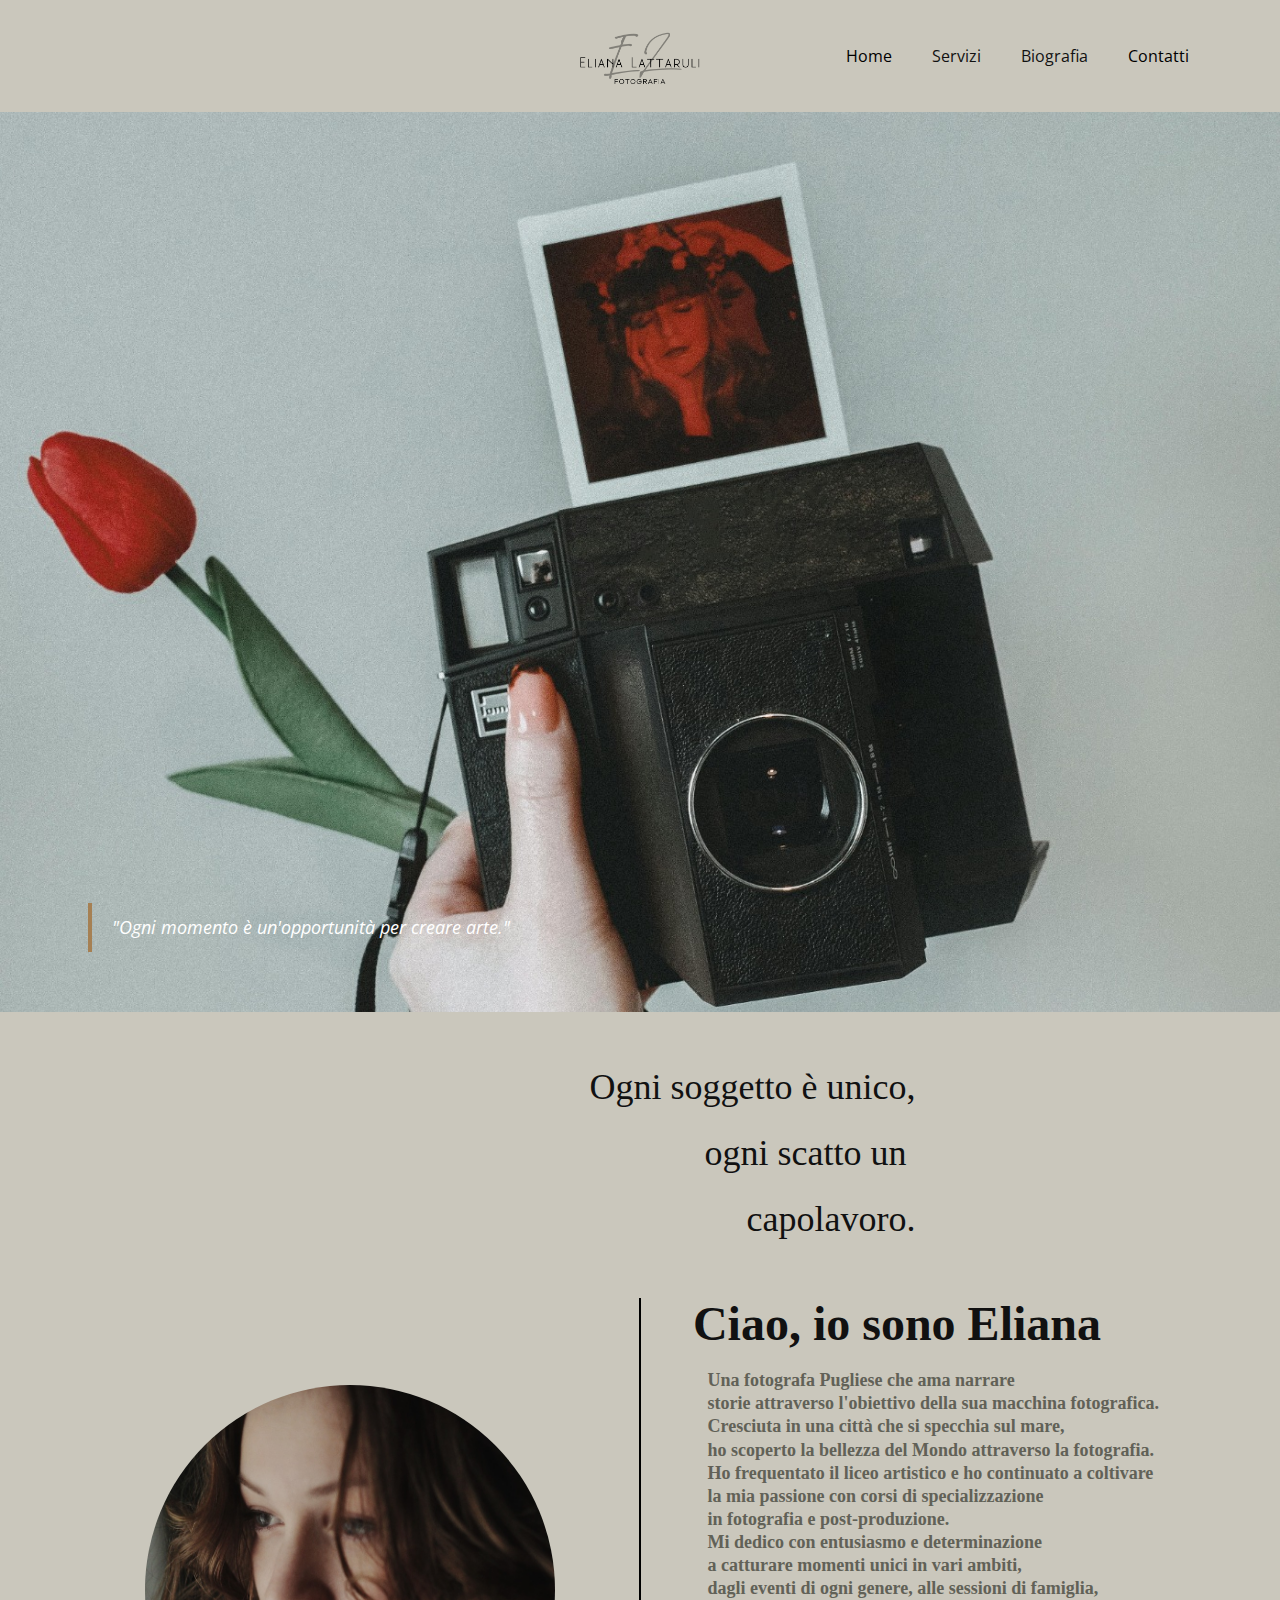
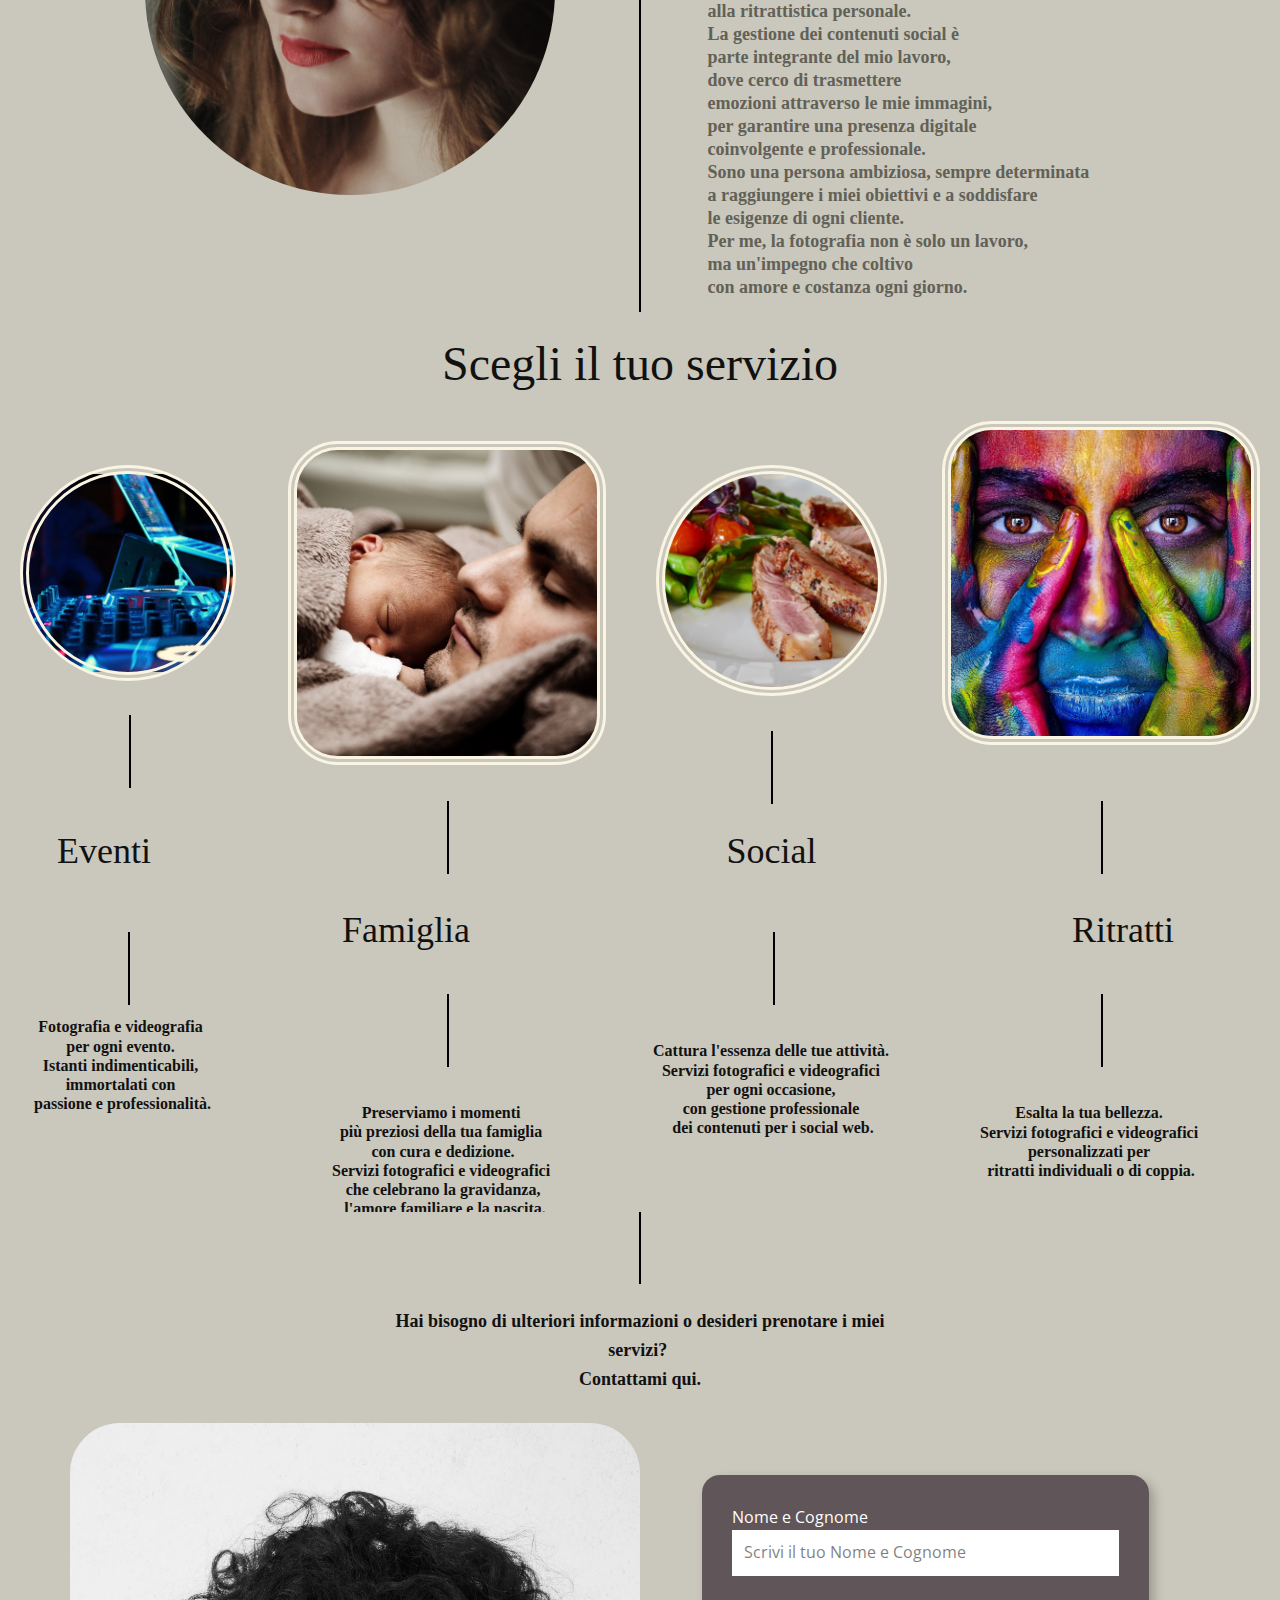
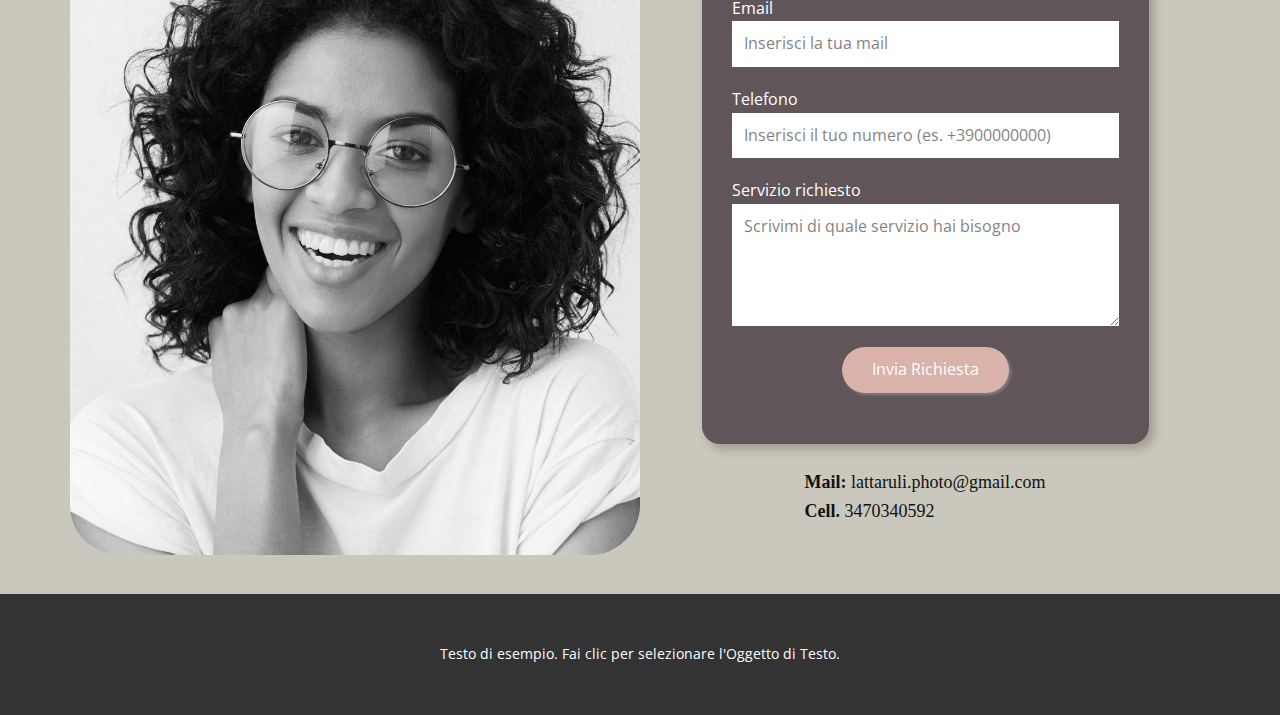
<file: aaaa/index.html>
<html xmlns="http://www.w3.org/1999/xhtml" lang="en">

<head>
	<meta http-equiv="Content-Type" content="text/html; charset=utf-8" />
	<meta name="description" content="HTTrack is an easy-to-use website mirror utility. It allows you to download a World Wide website from the Internet to a local directory,building recursively all structures, getting html, images, and other files from the server to your computer. Links are rebuiltrelatively so that you can freely browse to the local site (works with any browser). You can mirror several sites together so that you can jump from one toanother. You can, also, update an existing mirror site, or resume an interrupted download. The robot is fully configurable, with an integrated help" />
	<meta name="keywords" content="httrack, HTTRACK, HTTrack, winhttrack, WINHTTRACK, WinHTTrack, offline browser, web mirror utility, aspirateur web, surf offline, web capture, www mirror utility, browse offline, local  site builder, website mirroring, aspirateur www, internet grabber, capture de site web, internet tool, hors connexion, unix, dos, windows 95, windows 98, solaris, ibm580, AIX 4.0, HTS, HTGet, web aspirator, web aspirateur, libre, GPL, GNU, free software" />
	<title>Local index - HTTrack Website Copier</title>
  <!-- Mirror and index made by HTTrack Website Copier/3.49-2 [XR&CO'2014] -->
	<style type="text/css">
	<!--

body {
	margin: 0;  padding: 0;  margin-bottom: 15px;  margin-top: 8px;
	background: #77b;
}
body, td {
	font: 14px "Trebuchet MS", Verdana, Arial, Helvetica, sans-serif;
	}

#subTitle {
	background: #000;  color: #fff;  padding: 4px;  font-weight: bold; 
	}

#siteNavigation a, #siteNavigation .current {
	font-weight: bold;  color: #448;
	}
#siteNavigation a:link    { text-decoration: none; }
#siteNavigation a:visited { text-decoration: none; }

#siteNavigation .current { background-color: #ccd; }

#siteNavigation a:hover   { text-decoration: none;  background-color: #fff;  color: #000; }
#siteNavigation a:active  { text-decoration: none;  background-color: #ccc; }


a:link    { text-decoration: underline;  color: #00f; }
a:visited { text-decoration: underline;  color: #000; }
a:hover   { text-decoration: underline;  color: #c00; }
a:active  { text-decoration: underline; }

#pageContent {
	clear: both;
	border-bottom: 6px solid #000;
	padding: 10px;  padding-top: 20px;
	line-height: 1.65em;
	background-image: url(backblue.gif);
	background-repeat: no-repeat;
	background-position: top right;
	}

#pageContent, #siteNavigation {
	background-color: #ccd;
	}


.imgLeft  { float: left;   margin-right: 10px;  margin-bottom: 10px; }
.imgRight { float: right;  margin-left: 10px;   margin-bottom: 10px; }

hr { height: 1px;  color: #000;  background-color: #000;  margin-bottom: 15px; }

h1 { margin: 0;  font-weight: bold;  font-size: 2em; }
h2 { margin: 0;  font-weight: bold;  font-size: 1.6em; }
h3 { margin: 0;  font-weight: bold;  font-size: 1.3em; }
h4 { margin: 0;  font-weight: bold;  font-size: 1.18em; }

.blak { background-color: #000; }
.hide { display: none; }
.tableWidth { min-width: 400px; }

.tblRegular       { border-collapse: collapse; }
.tblRegular td    { padding: 6px;  background-image: url(fade.gif);  border: 2px solid #99c; }
.tblHeaderColor, .tblHeaderColor td { background: #99c; }
.tblNoBorder td   { border: 0; }


// -->
</style>

</head>

<table width="76%" border="0" align="center" cellspacing="0" cellpadding="3" class="tableWidth">
	<tr>
	<td id="subTitle">HTTrack Website Copier - Open Source offline browser</td>
	</tr>
</table>
<table width="76%" border="0" align="center" cellspacing="0" cellpadding="0" class="tableWidth">
<tr class="blak">
<td>
	<table width="100%" border="0" align="center" cellspacing="1" cellpadding="0">
	<tr>
	<td colspan="6"> 
		<table width="100%" border="0" align="center" cellspacing="0" cellpadding="10">
		<tr> 
		<td id="pageContent"> 
<!-- ==================== End prologue ==================== -->

	<meta name="generator" content="HTTrack Website Copier/3.x">
	<TITLE>Local index - HTTrack</TITLE>
</HEAD>
<BODY>
<H1 ALIGN=Center>Index of locally available sites:</H1>
	<TABLE BORDER="0" WIDTH="100%" CELLSPACING="1" CELLPADDING="0">
		<TR>
			<TD BACKGROUND="fade.gif">
				&middot;
					<A HREF="website6237582.nicepage.io/index.html">
						Home
					</A>		
			</TD>
		</TR>
	</TABLE>
	<BR>
	<BR>
	<BR>
  	<H6 ALIGN="RIGHT">
	<I>Mirror and index made by HTTrack Website Copier [XR&amp;CO'2008]</I>
	</H6>
	<!-- Mirror and index made by HTTrack Website Copier/3.49-2 [XR&CO'2014] -->
	<!-- Thanks for using HTTrack Website Copier! -->
	<meta HTTP-EQUIV="Refresh" CONTENT="0; URL=website6237582.nicepage.io/index.html">


<!-- ==================== Start epilogue ==================== -->
		</td>
		</tr>
		</table>
	</td>
	</tr>
	</table>
</td>
</tr>
</table>

<table width="76%" border="0" align="center" valign="bottom" cellspacing="0" cellpadding="0">
	<tr>
	<td id="footer"><small>&copy; 2008 Xavier Roche & other contributors - Web Design: Leto Kauler.</small></td>
	</tr>
</table>

</body>

</html>
</file>
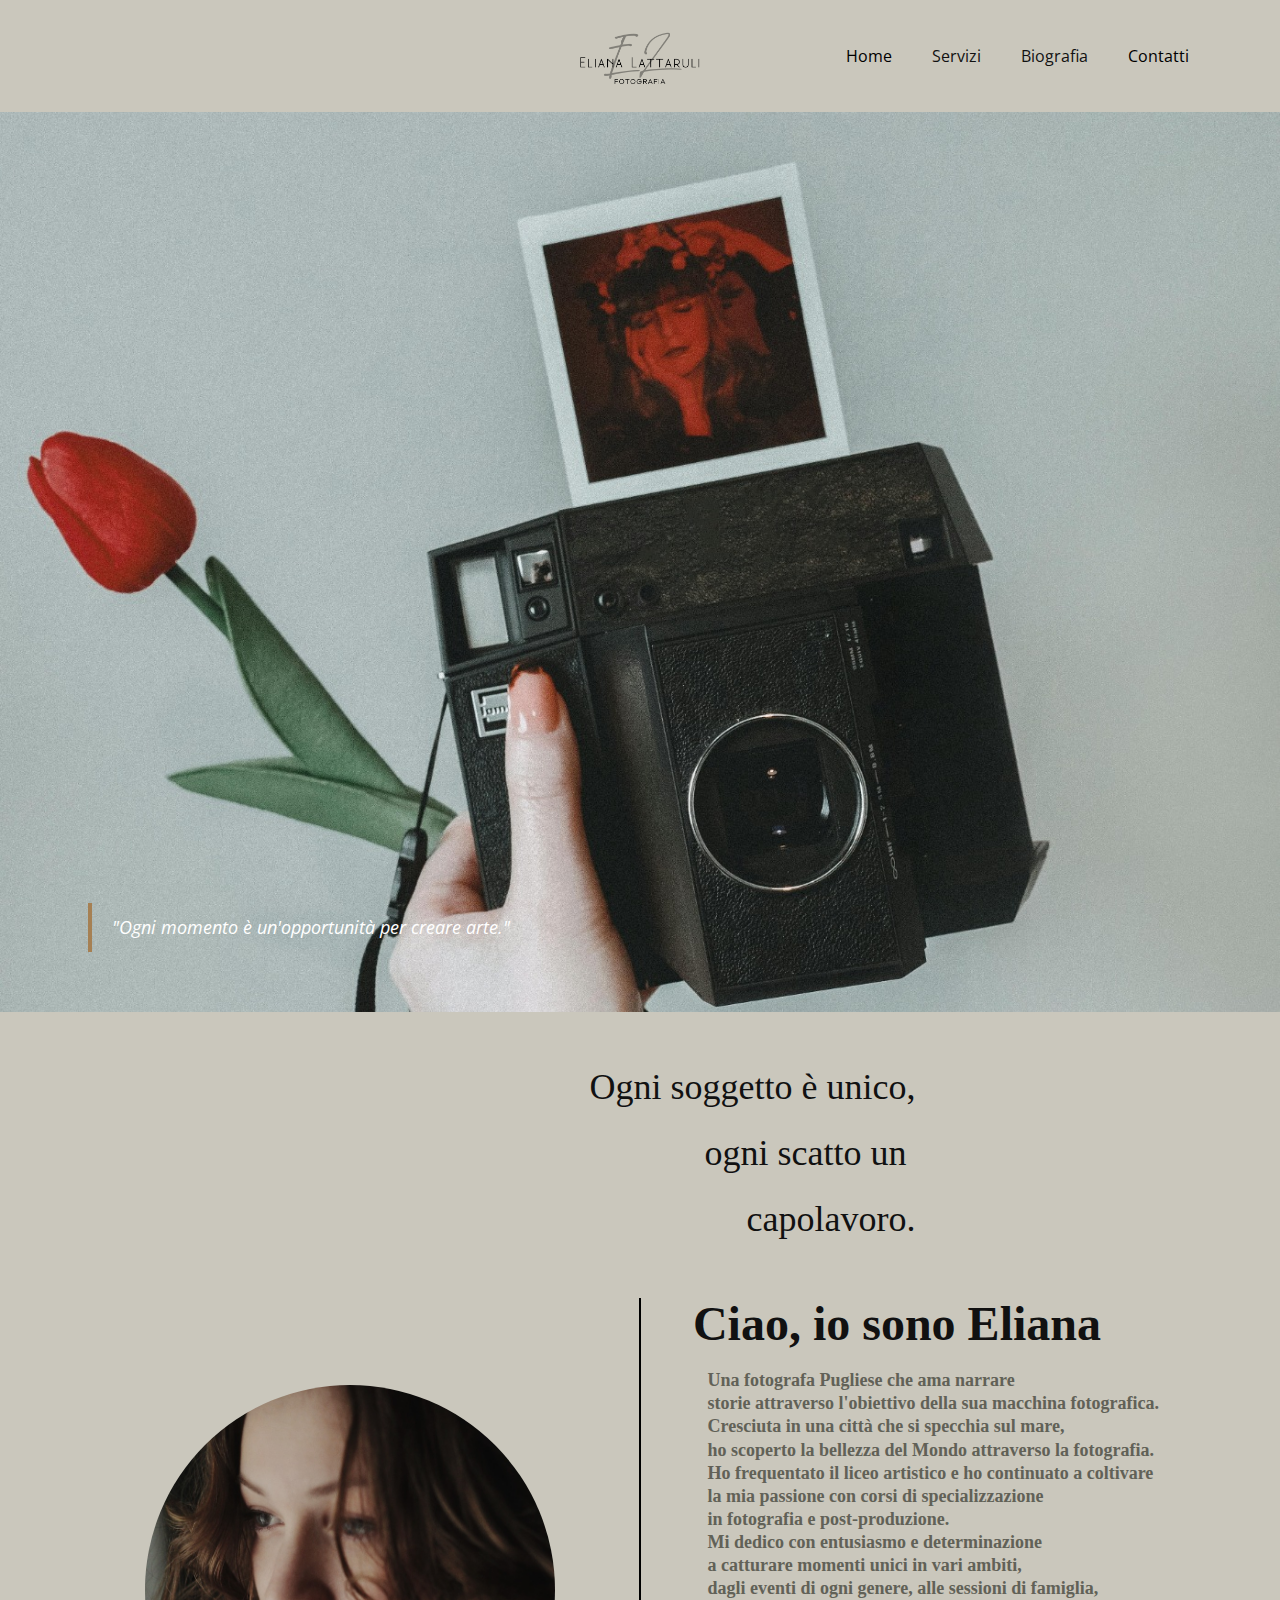
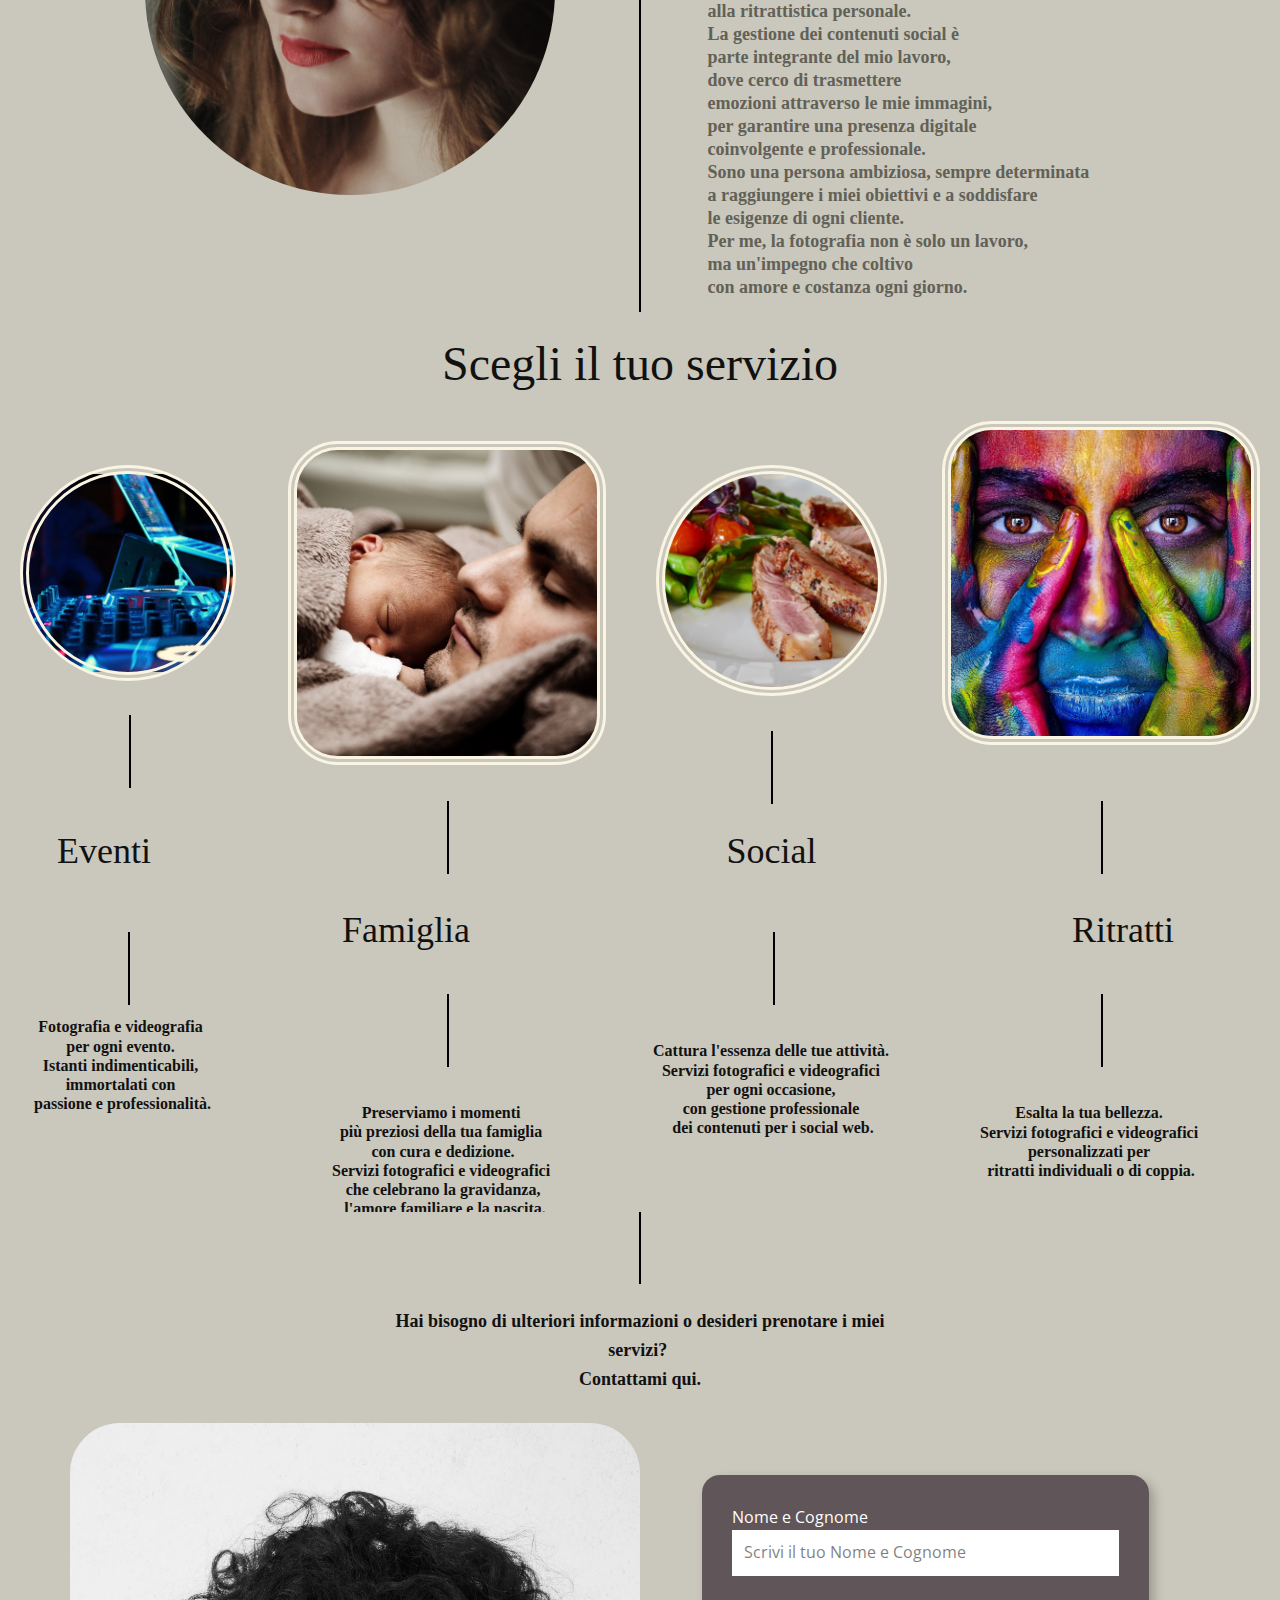
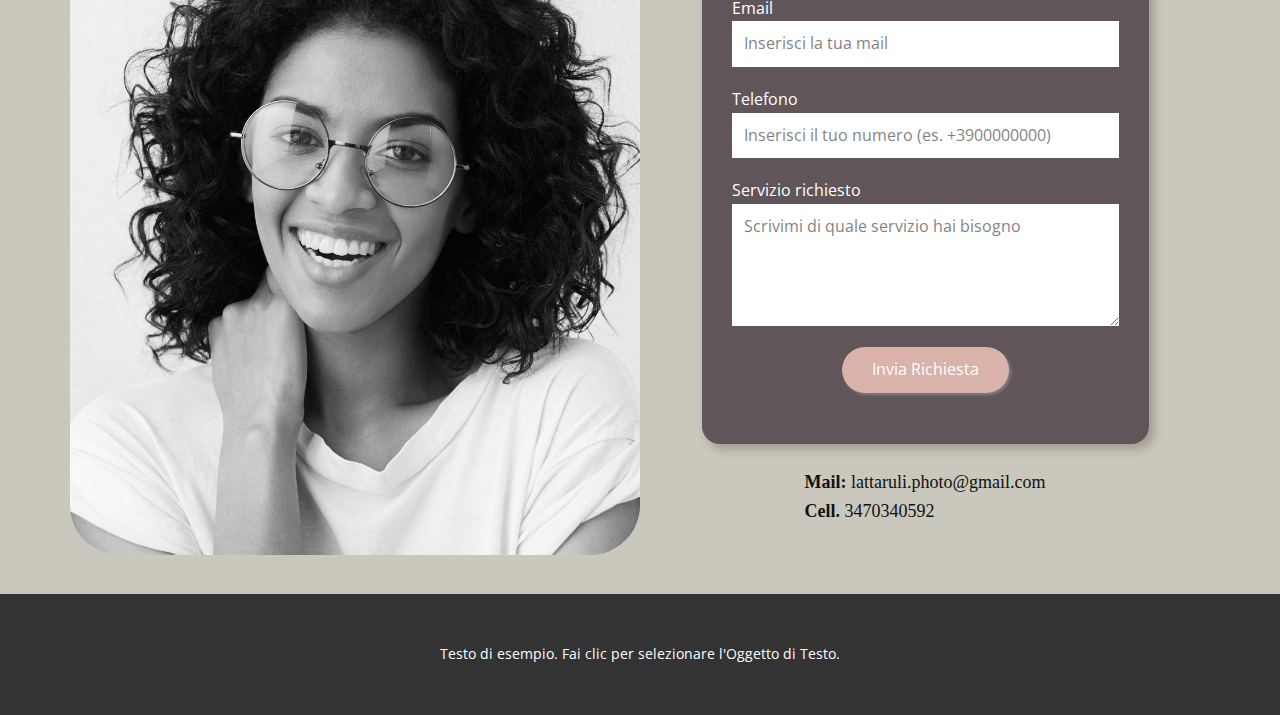
<file: aaaa/website6237582.nicepage.io/index.html>
<!DOCTYPE html>
<html style="font-size: 16px;" lang="it">
<!-- Mirrored from website6237582.nicepage.io/ by HTTrack Website Copier/3.x [XR&CO'2014], Mon, 22 Apr 2024 18:30:55 GMT -->
<head>
    <meta name="viewport" content="width=device-width, initial-scale=1.0">
    <meta charset="utf-8">
    <meta name="keywords" content="Frase da scegliere​, Chi sono​, Biografia​, Scegli il tuo servizio​">
    <meta name="description" content="">
    <title>Home</title>
    <link rel="stylesheet" href="../capp.nicepage.com/d114f428bfaaeaa714a5b288adc02c82ccd03c41/nicepage.css" media="screen">
<link rel="stylesheet" href="nicepage-site.css" media="screen">
<link rel="stylesheet" href="Home.css" media="screen">
    <script class="u-script" type="text/javascript" src="../capp.nicepage.com/assets/jquery-3.5.1.min.js" defer=""></script>
    <script class="u-script" type="text/javascript" src="../capp.nicepage.com/d114f428bfaaeaa714a5b288adc02c82ccd03c41/nicepage.js" defer=""></script>
    <meta name="generator" content="Nicepage 6.8.8, nicepage.com">
    <meta name="referrer" content="origin">
    
    <link id="u-theme-google-font" rel="stylesheet" href="https://fonts.googleapis.com/css?family=Roboto:100,100i,300,300i,400,400i,500,500i,700,700i,900,900i|Open+Sans:300,300i,400,400i,500,500i,600,600i,700,700i,800,800i">
    
    
    
    
    
    
    <script type="application/ld+json">{
		"@context": "http://schema.org",
		"@type": "Organization",
		"name": "WebSite6237582",
		"url": "/",
		"logo": "https://assets.nicepagecdn.com/c162bf5e/6237582/images/NewlogoB.png"
}</script>
    <meta name="theme-color" content="#a68053">
    <meta property="og:title" content="Home">
    <meta property="og:description" content="">
    <meta property="og:type" content="website">
    <link rel="canonical" href="index.html">
  <script>
    function gdprConfirmed() {
        return true;
    }
    function dynamicLoadScript(src) {
        var script = document.createElement('script');
        script.src = src && typeof src === 'string' ? src : 'https://www.google.com/recaptcha/api.js?render=6LfdpcMpAAAAAIlsK5KtlscHTKXv36d6LyL-zUpG';
        script.async = true;
        document.body.appendChild(script);
        script.onload = function() {
            let event = new CustomEvent("recaptchaLoaded");
            document.dispatchEvent(event);
        };
    }
    document.addEventListener('DOMContentLoaded', function () {
        var confirmButton = document.querySelector('.u-cookies-consent .u-button-confirm');
        if (confirmButton) {
            confirmButton.onclick = dynamicLoadScript;
        }
    });
    </script>
    <script>
        document.addEventListener("DOMContentLoaded", function(){
            if (!gdprConfirmed()) {
                return;
            }
            dynamicLoadScript();
        });
    </script>
    <script>
        document.addEventListener("recaptchaLoaded", function() {
            if (!gdprConfirmed()) {
                return;
            }
            (function (grecaptcha, sitekey, actions) {
                var recaptcha = {
                    execute: function (action, submitFormCb) {
                        try {
                            grecaptcha.execute(
                                sitekey,
                                {action: action}
                            ).then(function (token) {
                                var forms = document.getElementsByTagName('form');

                                for (var i = 0; i < forms.length; i++) {
                                    var fields = forms[i].getElementsByTagName('input');

                                    for (var j = 0; j < fields.length; j++) {
                                        var field = fields[j];

                                        if ('recaptchaResponse' === field.getAttribute('name')) {
                                            field.setAttribute('value', token);
                                            break;
                                        }
                                    }
                                }
                                submitFormCb();
                            });
                        } catch (e) {
                            var formError = document.querySelector('.u-form-send-error');

                            if (formError) {
                                formError.innerText = 'Errore per il proprietario del sito: ' + e.message.replace(/:[\s\S]*/, '');
                                formError.style.display = 'block';
                            }
                        }
                    },

                    executeContact: function (submitFormCb) {
                        recaptcha.execute(actions['contact'], submitFormCb);
                    }
                };

                window.recaptchaObject = recaptcha;
            })(
                grecaptcha,
                
                '6LfdpcMpAAAAAIlsK5KtlscHTKXv36d6LyL-zUpG',
                {'contact': 'contact'}
            );
        });
    </script>
</head>
  <body data-home-page="https://website6237582.nicepage.io/Home.html?version=a1012280-c15d-57b4-f062-bb3b49eb34c6" data-home-page-title="Home" data-path-to-root="/" data-include-products="false" class="u-body u-xl-mode" data-lang="it"><header class="u-clearfix u-custom-color-11 u-header u-header" id="sec-e6a2"><div class="u-clearfix u-sheet u-sheet-1">
        <a href="#" class="u-image u-logo u-image-1" data-image-width="1000" data-image-height="800">
          <img src="../assets.nicepagecdn.com/c162bf5e/6237582/images/NewlogoB.png" class="u-logo-image u-logo-image-1">
        </a>
        <nav class="u-menu u-menu-one-level u-offcanvas u-menu-1">
          <div class="menu-collapse" style="font-size: 1rem; letter-spacing: 0px;">
            <a class="u-button-style u-custom-left-right-menu-spacing u-custom-padding-bottom u-custom-text-active-color u-custom-text-color u-custom-text-hover-color u-custom-top-bottom-menu-spacing u-nav-link u-text-active-palette-1-base u-text-hover-palette-2-base" href="#">
              <svg class="u-svg-link" viewBox="0 0 24 24"><use xlink:href="#menu-hamburger"></use></svg>
              <svg class="u-svg-content" version="1.1" id="menu-hamburger" viewBox="0 0 16 16" x="0px" y="0px" xmlns:xlink="http://www.w3.org/1999/xlink" xmlns="http://www.w3.org/2000/svg"><g><rect y="1" width="16" height="2"></rect><rect y="7" width="16" height="2"></rect><rect y="13" width="16" height="2"></rect>
</g></svg>
            </a>
          </div>
          <div class="u-custom-menu u-nav-container">
            <ul class="u-nav u-unstyled u-nav-1"><li class="u-nav-item"><a class="u-button-style u-nav-link u-text-active-black u-text-hover-palette-2-base" href="index.html" style="padding: 10px 20px;">Home</a>
</li><li class="u-nav-item"><a class="u-button-style u-nav-link u-text-active-black u-text-hover-palette-2-base" href="index.html#sec-d42a" style="padding: 10px 20px;">Servizi</a>
</li><li class="u-nav-item"><a class="u-button-style u-nav-link u-text-active-black u-text-hover-palette-2-base" href="index.html#bioAnchor" style="padding: 10px 20px;">Biografia</a>
</li><li class="u-nav-item"><a class="u-button-style u-nav-link u-text-active-black u-text-hover-palette-2-base" href="index.html#carousel_a34b" style="padding: 10px 20px;">Contatti</a>
</li></ul>
          </div>
          <div class="u-custom-menu u-nav-container-collapse">
            <div class="u-black u-container-style u-inner-container-layout u-opacity u-opacity-95 u-sidenav">
              <div class="u-inner-container-layout u-sidenav-overflow">
                <div class="u-menu-close"></div>
                <ul class="u-align-center u-nav u-popupmenu-items u-unstyled u-nav-2"><li class="u-nav-item"><a class="u-button-style u-nav-link" href="index.html">Home</a>
</li><li class="u-nav-item"><a class="u-button-style u-nav-link" href="index.html#sec-d42a">Servizi</a>
</li><li class="u-nav-item"><a class="u-button-style u-nav-link" href="index.html#bioAnchor">Biografia</a>
</li><li class="u-nav-item"><a class="u-button-style u-nav-link" href="index.html#carousel_a34b">Contatti</a>
</li></ul>
              </div>
            </div>
            <div class="u-black u-menu-overlay u-opacity u-opacity-70"></div>
          </div>
        </nav>
      </div></header>
    <section class="u-clearfix u-custom-color-4 u-image u-section-1" id="sec-0cab" data-image-width="1396" data-image-height="1920">
      <div class="u-clearfix u-sheet u-sheet-1">
        <div class="u-border-2 u-border-black u-line u-line-vertical u-line-1"></div>
        <img class="u-image u-image-contain u-image-default u-preserve-proportions u-image-1" src="../assets.nicepagecdn.com/c162bf5e/6237582/images/instagram_logo_icon_181283.png" alt="" data-image-width="512" data-image-height="512" data-href="https://www.instagram.com/eliana_lattaruli_fotografia/reels/?hl=it" data-target="_blank">
        <div class="u-social-icons u-spacing-10 u-social-icons-1">
          <a class="u-social-url" title="facebook" target="_blank" href="https://www.facebook.com/elianalattaruli.fotografia"><span class="u-icon u-social-facebook u-social-icon u-text-black u-icon-1"><svg class="u-svg-link" preserveAspectRatio="xMidYMin slice" viewBox="0 0 112 112" style=""><use xlink:href="#svg-7910"></use></svg><svg class="u-svg-content" viewBox="0 0 112 112" x="0" y="0" id="svg-7910"><path fill="currentColor" d="M75.5,28.8H65.4c-1.5,0-4,0.9-4,4.3v9.4h13.9l-1.5,15.8H61.4v45.1H42.8V58.3h-8.8V42.4h8.8V32.2
c0-7.4,3.4-18.8,18.8-18.8h13.8v15.4H75.5z"></path></svg></span>
          </a>
        </div><span class="u-file-icon u-icon u-icon-2"><img src="../assets.nicepagecdn.com/c162bf5e/6237582/images/tik-tok.png" alt=""></span>
        <blockquote class="u-text u-text-default u-text-1">"Ogni momento è un'opportunità per creare arte." </blockquote>
      </div>
    </section>
    <section class="u-clearfix u-custom-color-10 u-section-2" id="bioAnchor">
      <div class="u-clearfix u-sheet u-sheet-1">
        <div class="u-absolute-hcenter-lg u-absolute-hcenter-md u-absolute-hcenter-sm u-absolute-hcenter-xl u-border-2 u-border-black u-hidden-xs u-line u-line-vertical u-line-1"></div>
        <h1 class="u-align-right u-custom-font u-text u-text-1">Ogni soggetto è unico,<br>&nbsp;ogni scatto&nbsp;un&nbsp;<br>capolavoro. 
        </h1>
        <h2 class="u-custom-font u-text u-text-default u-text-2">Ciao, io sono E​liana </h2>
        <h2 class="u-custom-font u-text u-text-default-xl u-text-palette-2-base u-text-3"> Una fotografa Pugliese che ama narrare&nbsp;<br>storie attraverso l'obiettivo della sua macchina fotografica.<br>Cresciuta in una città che si specchia sul mare,&nbsp;<br>ho scoperto la bellezza del Mondo attraverso la fotografia.&nbsp;<br>Ho frequentato il liceo artistico e ho continuato a coltivare&nbsp;<br>la mia passione con corsi&nbsp;di specializzazione&nbsp;<br>in&nbsp;fotografia e post-produzione.<br>Mi dedico con entusiasmo e determinazione<br>a catturare momenti unici in vari ambiti,&nbsp;<br>dagli eventi di ogni genere, alle sessioni di famiglia,&nbsp;<br>alla ritrattistica personale.<br>La gestione dei contenuti social è&nbsp;<br>parte integrante del mio lavoro,&nbsp;<br>dove cerco di trasmettere&nbsp;<br>emozioni&nbsp;attraverso le mie immagini,&nbsp;<br>per garantire una presenza digitale&nbsp;<br>coinvolgente e professionale.<br>Sono una persona ambiziosa, sempre determinata&nbsp;<br>a raggiungere i miei obiettivi e a soddisfare&nbsp;<br>le esigenze di ogni cliente.<br>Per me, la fotografia non è solo un lavoro,&nbsp;<br>ma un'impegno che coltivo&nbsp;<br>con amore e costanza ogni giorno.<br>
        </h2>
        <div class="u-image u-image-circle u-image-1" alt="" data-image-width="853" data-image-height="1280"></div>
      </div>
    </section>
    <section class="u-clearfix u-custom-color-10 u-section-3" id="sec-d42a">
      <div class="u-clearfix u-sheet u-sheet-1">
        <div class="u-border-2 u-border-black u-hidden-lg u-hidden-xs u-line u-line-vertical u-line-1"></div>
        <div class="u-border-2 u-border-black u-hidden-lg u-hidden-xs u-line u-line-vertical u-line-2"></div>
        <div class="u-border-2 u-border-black u-hidden-lg u-hidden-xs u-line u-line-vertical u-line-3"></div>
        <div class="u-border-2 u-border-black u-hidden-lg u-hidden-xs u-line u-line-vertical u-line-4"></div>
        <div class="u-border-2 u-border-black u-hidden-lg u-hidden-xs u-line u-line-vertical u-line-5"></div>
        <div class="u-border-2 u-border-black u-hidden-lg u-hidden-xs u-line u-line-vertical u-line-6"></div>
        <div class="u-border-2 u-border-black u-hidden-lg u-hidden-xs u-line u-line-vertical u-line-7"></div>
        <div class="u-border-2 u-border-black u-hidden-lg u-hidden-xs u-line u-line-vertical u-line-8"></div>
        <h1 class="u-custom-font u-text u-text-default u-text-1">Scegli il tuo servizio </h1>
        <img class="u-border-9 u-border-custom-color-8 u-image u-image-round u-preserve-proportions u-radius u-image-1" src="../assets.nicepagecdn.com/c162bf5e/6237582/images/8617a642f50cab32cf01a0d6ff20241e6a786b5ea32faba463d790b056443e51927f394bee87748567a85974f19aed61603eab6f744d34da0bbe76_1280.jpg" alt="" data-image-width="1280" data-image-height="1280" data-href="Famiglia.html">
        <img class="u-border-9 u-border-custom-color-8 u-image u-image-round u-radius u-image-2" src="../assets.nicepagecdn.com/c162bf5e/6237582/images/ge945e5a12d2daa766cafd89d8eb9d7c28f6e1bb8645eddb9da4ed6ed5283f421a7e1b77dc5cb04469e1247f0269906d6_1280.jpg" alt="" data-image-width="1280" data-image-height="853" data-href="Famiglia.html">
        <img class="u-border-9 u-border-custom-color-8 u-image u-image-circle u-image-3" src="../assets.nicepagecdn.com/c162bf5e/6237582/images/84ade842e7ec6bf1103c568910ef39d8dfe0b1b0501b2518c41e63dd8dc413791ca61e7272234751baa43ca189f441779e25ebb4aa4c88082746d2_1280.jpg" alt="" data-image-width="1280" data-image-height="853" data-href="Contenuti-social.html">
        <div class="u-border-9 u-border-custom-color-8 u-image u-image-circle u-image-4" alt="" data-image-width="1280" data-image-height="853" data-href="Eventi.html"></div>
        <h3 class="u-align-center u-custom-font u-text u-text-2">Social </h3>
        <h3 class="u-custom-font u-text u-text-default-lg u-text-default-md u-text-default-sm u-text-default-xl u-text-3">Event<span style="font-size: 2.25rem;"></span>i 
        </h3>
        <h3 class="u-custom-font u-text u-text-default u-text-4">Famiglia </h3>
        <h3 class="u-custom-font u-text u-text-default u-text-5">Ritratti </h3>
        <h5 class="u-align-center u-custom-font u-hidden-xs u-text u-text-default u-text-6">Fotografia e videografia&nbsp;<br>per ogni evento.&nbsp;<br>Istanti indimenticabili,&nbsp;<br>immortalati con&nbsp;<br>passione e professionalità.
        </h5>
        <h5 class="u-align-center u-custom-font u-hidden-xs u-text u-text-default u-text-7">Cattura l'essenza delle tue attività.&nbsp;<br>Servizi fotografici e videografici&nbsp;<br>per ogni occasione,&nbsp;<br>con gestione professionale&nbsp;<br>dei contenuti per i social web.
        </h5>
        <h5 class="u-align-center u-custom-font u-hidden-xs u-text u-text-default u-text-8">Preserviamo i momenti&nbsp;<br>più preziosi&nbsp;della tua famiglia&nbsp;<br>con cura e dedizione.<br>Servizi fotografici e videografici&nbsp;<br>che celebrano la gravidanza,<br>&nbsp;l'amore familiare e la nascita.
        </h5>
        <h5 class="u-align-center u-custom-font u-hidden-xs u-text u-text-default u-text-9">Esalta la tua bellezza.&nbsp;<br>Servizi fotografici e videografici&nbsp;<br>personalizzati per&nbsp;<br>ritratti individuali o di coppia. 
        </h5>
        <div class="u-border-3 u-border-grey-dark-1 u-hidden-xl u-hidden-xs u-line u-line-horizontal u-line-9"></div>
        <div class="u-border-3 u-border-grey-dark-1 u-hidden-xl u-line u-line-horizontal u-line-10"></div>
        <div class="u-border-3 u-border-grey-dark-1 u-hidden-xl u-hidden-xs u-line u-line-horizontal u-line-11"></div>
        <div class="u-border-3 u-border-grey-dark-1 u-hidden-xl u-hidden-xs u-line u-line-horizontal u-line-12"></div>
        <div class="u-border-3 u-border-grey-dark-1 u-hidden-xl u-hidden-xs u-line u-line-horizontal u-line-13"></div>
        <div class="u-border-3 u-border-grey-dark-1 u-hidden-xl u-hidden-xs u-line u-line-horizontal u-line-14"></div>
        <div class="u-border-3 u-border-grey-dark-1 u-hidden-xl u-hidden-xs u-line u-line-horizontal u-line-15"></div>
        <div class="u-border-3 u-border-grey-dark-1 u-hidden-xl u-hidden-xs u-line u-line-horizontal u-line-16"></div>
      </div>
    </section>
    <section class="u-clearfix u-custom-color-10 u-section-4" id="Contatti">
      <div class="u-clearfix u-sheet u-sheet-1">
        <p class="u-align-center u-custom-font u-text u-text-1">Hai bisogno di ulteriori informazioni o desideri prenotare i miei servizi?&nbsp;<br>Contattami qui. 
        </p>
        <div class="data-layout-selected u-clearfix u-expanded-width u-layout-wrap u-layout-wrap-1">
          <div class="u-layout">
            <div class="u-layout-row">
              <div class="u-container-style u-image u-image-round u-layout-cell u-radius u-size-30 u-image-1" data-image-width="2000" data-image-height="1333">
                <div class="u-container-layout u-valign-middle u-container-layout-1"></div>
              </div>
              <div class="u-container-style u-layout-cell u-size-30 u-layout-cell-2">
                <div class="u-container-layout u-valign-bottom u-container-layout-2">
                  <div class="custom-expanded u-custom-color-2 u-form u-radius u-form-1">
                    <form action="https://forms.nicepagesrv.com/v2/form/process" class="u-clearfix u-form-spacing-20 u-form-vertical u-inner-form" source="email" name="form" style="padding: 30px;">
                      <input type="hidden" id="siteId" name="siteId" value="6237582">
                      <input type="hidden" id="pageId" name="pageId" value="304273183">
                      <div class="u-form-group u-form-name">
                        <label for="name-b064" class="u-label">Nome e Cognome</label>
                        <input type="text" placeholder="Scrivi il tuo Nome e Cognome" id="name-b064" name="name" class="u-border-none u-input u-input-rectangle" required="">
                      </div>
                      <div class="u-form-email u-form-group">
                        <label for="email-b064" class="u-label">Email</label>
                        <input type="email" placeholder="Inserisci la tua mail" id="email-b064" name="email" class="u-border-none u-input u-input-rectangle" required="">
                      </div>
                      <div class="u-form-group u-form-phone u-form-group-3">
                        <label for="phone-86d6" class="u-label">Telefono</label>
                        <input type="tel" pattern="\+?\d{0,3}[\s\(\-]?([0-9]{2,3})[\s\)\-]?([\s\-]?)([0-9]{3})[\s\-]?([0-9]{2})[\s\-]?([0-9]{2})" placeholder="Inserisci il tuo numero (es. +3900000000)" id="phone-86d6" name="phone" class="u-border-none u-input u-input-rectangle" required="">
                      </div>
                      <div class="u-form-group u-form-message">
                        <label for="message-b064" class="u-label">Servizio richiesto</label>
                        <textarea placeholder="Scrivimi di quale servizio hai bisogno" rows="4" cols="50" id="message-b064" name="message" class="u-border-none u-input u-input-rectangle" required=""></textarea>
                      </div>
                      <div class="u-align-center u-form-group u-form-submit">
                        <a href="#" class="u-active-custom-color-2 u-border-none u-btn u-btn-round u-btn-submit u-button-style u-custom-color-1 u-hover-custom-color-1 u-radius u-btn-1">Invia Richiesta </a>
                        <input type="submit" value="submit" class="u-form-control-hidden">
                      </div>
                      <div class="u-form-send-message u-form-send-success"> Thank you! Your message has been sent. </div>
                      <div class="u-form-send-error u-form-send-message"> Unable to send your message. Please fix errors then try again. </div>
                      <input type="hidden" value="" name="recaptchaResponse">
                      <input type="hidden" name="formServices" value="1882a968-609c-9c22-ff3e-f0293d77f720">
                      <input type="hidden" name="siteKey" value="6LfdpcMpAAAAAIlsK5KtlscHTKXv36d6LyL-zUpG">
                    </form>
                  </div>
                  <p class="u-custom-font u-text u-text-default u-text-2">
                    <span style="font-weight: 700;">Mail:</span> lattaruli.photo@gmail.com<br>
                    <span style="font-weight: 700;">Cell. </span>3470340592 
                  </p>
                </div>
              </div>
            </div>
          </div>
        </div>
        <div class="u-absolute-hcenter u-border-2 u-border-black u-line u-line-vertical u-line-1"></div>
      </div>
    </section>
    
    
    
    <footer class="u-align-center u-clearfix u-footer u-grey-80 u-footer" id="sec-ee7e"><div class="u-clearfix u-sheet u-sheet-1">
        <p class="u-small-text u-text u-text-variant u-text-1">Testo di esempio. Fai clic per selezionare l'Oggetto di Testo.</p>
      </div></footer>
  
</body>
<!-- Mirrored from website6237582.nicepage.io/ by HTTrack Website Copier/3.x [XR&CO'2014], Mon, 22 Apr 2024 18:31:03 GMT -->
</html>
</file>
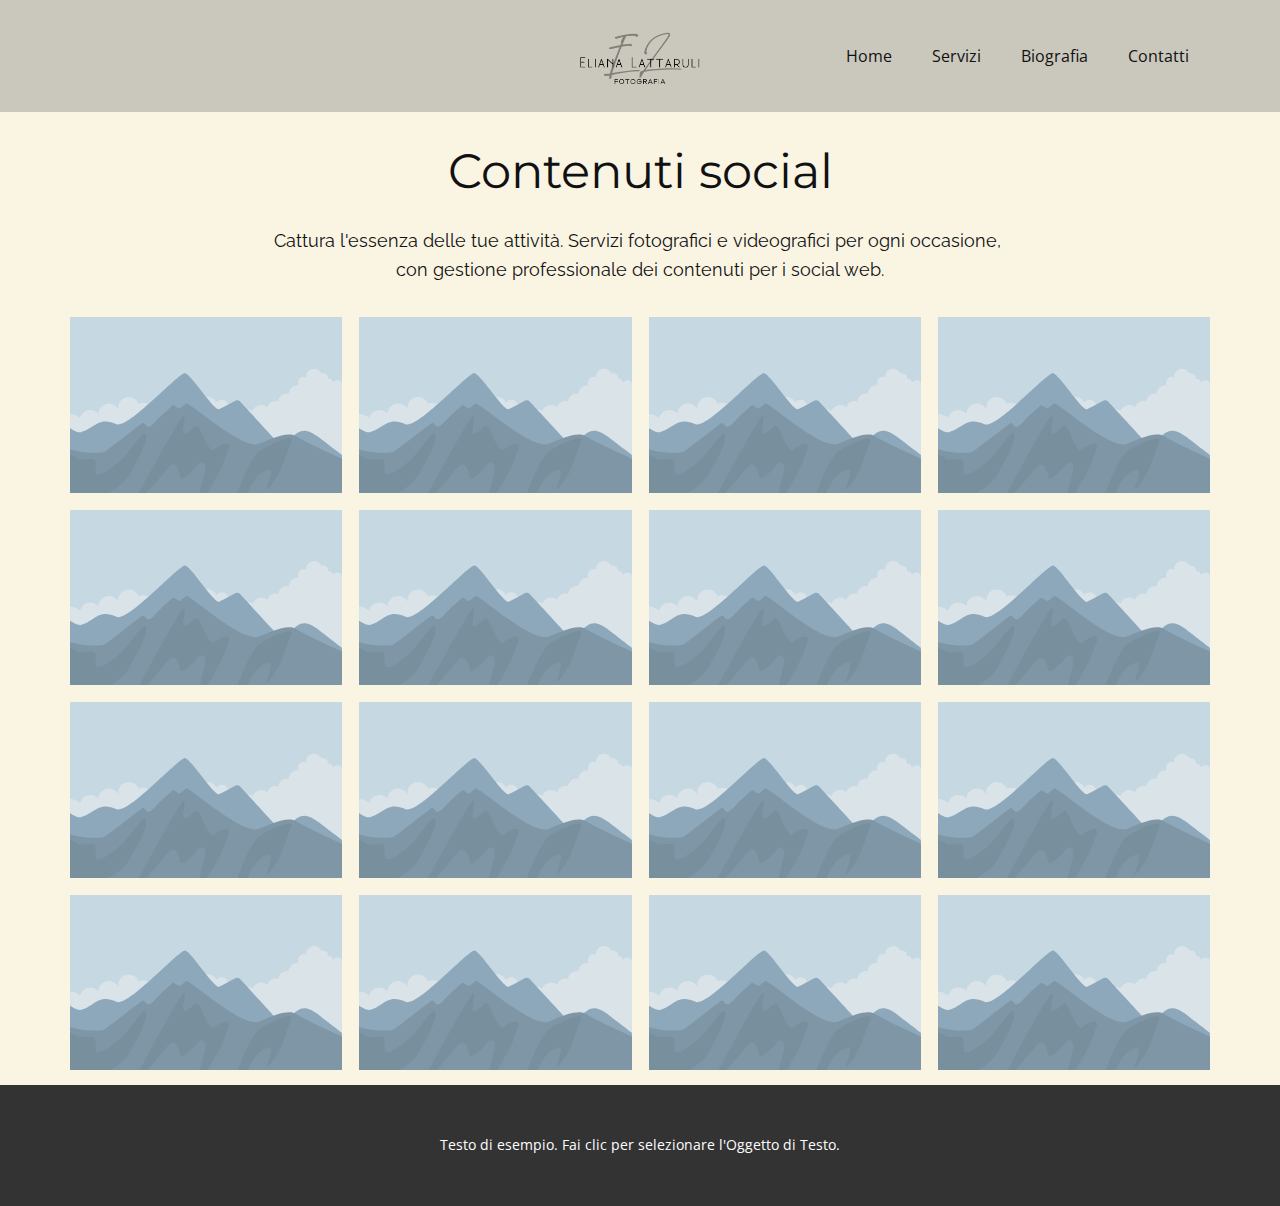
<file: aaaa/website6237582.nicepage.io/Contenuti-social.html>
<!DOCTYPE html>
<html style="font-size: 16px;" lang="it">
<!-- Mirrored from website6237582.nicepage.io/Contenuti-social.html by HTTrack Website Copier/3.x [XR&CO'2014], Mon, 22 Apr 2024 18:31:11 GMT -->
<head>
    <meta name="viewport" content="width=device-width, initial-scale=1.0">
    <meta charset="utf-8">
    <meta name="keywords" content="">
    <meta name="description" content="">
    <title>Contenuti social</title>
    <link rel="stylesheet" href="../capp.nicepage.com/d114f428bfaaeaa714a5b288adc02c82ccd03c41/nicepage.css" media="screen">
<link rel="stylesheet" href="nicepage-site.css" media="screen">
<link rel="stylesheet" href="Contenuti-social.css" media="screen">
    <script class="u-script" type="text/javascript" src="../capp.nicepage.com/assets/jquery-3.5.1.min.js" defer=""></script>
    <script class="u-script" type="text/javascript" src="../capp.nicepage.com/d114f428bfaaeaa714a5b288adc02c82ccd03c41/nicepage.js" defer=""></script>
    <meta name="generator" content="Nicepage 6.8.8, nicepage.com">
    <link id="u-theme-google-font" rel="stylesheet" href="https://fonts.googleapis.com/css?family=Roboto:100,100i,300,300i,400,400i,500,500i,700,700i,900,900i|Open+Sans:300,300i,400,400i,500,500i,600,600i,700,700i,800,800i">
    <link id="u-page-google-font" rel="stylesheet" href="https://fonts.googleapis.com/css?family=Montserrat:100,100i,200,200i,300,300i,400,400i,500,500i,600,600i,700,700i,800,800i,900,900i|Raleway:100,100i,200,200i,300,300i,400,400i,500,500i,600,600i,700,700i,800,800i,900,900i">
    
    
    
    <script type="application/ld+json">{
		"@context": "http://schema.org",
		"@type": "Organization",
		"name": "WebSite6237582",
		"logo": "https://assets.nicepagecdn.com/c162bf5e/6237582/images/NewlogoB.png"
}</script>
    <meta name="theme-color" content="#a68053">
    <meta property="og:title" content="Contenuti social">
    <meta property="og:description" content="">
    <meta property="og:type" content="website">
  </head>
  <body data-path-to-root="/" data-include-products="false" class="u-body u-xl-mode" data-lang="it"><header class="u-clearfix u-custom-color-11 u-header u-header" id="sec-e6a2"><div class="u-clearfix u-sheet u-sheet-1">
        <a href="#" class="u-image u-logo u-image-1" data-image-width="1000" data-image-height="800">
          <img src="../assets.nicepagecdn.com/c162bf5e/6237582/images/NewlogoB.png" class="u-logo-image u-logo-image-1">
        </a>
        <nav class="u-menu u-menu-one-level u-offcanvas u-menu-1">
          <div class="menu-collapse" style="font-size: 1rem; letter-spacing: 0px;">
            <a class="u-button-style u-custom-left-right-menu-spacing u-custom-padding-bottom u-custom-text-active-color u-custom-text-color u-custom-text-hover-color u-custom-top-bottom-menu-spacing u-nav-link u-text-active-palette-1-base u-text-hover-palette-2-base" href="#">
              <svg class="u-svg-link" viewBox="0 0 24 24"><use xlink:href="#menu-hamburger"></use></svg>
              <svg class="u-svg-content" version="1.1" id="menu-hamburger" viewBox="0 0 16 16" x="0px" y="0px" xmlns:xlink="http://www.w3.org/1999/xlink" xmlns="http://www.w3.org/2000/svg"><g><rect y="1" width="16" height="2"></rect><rect y="7" width="16" height="2"></rect><rect y="13" width="16" height="2"></rect>
</g></svg>
            </a>
          </div>
          <div class="u-custom-menu u-nav-container">
            <ul class="u-nav u-unstyled u-nav-1"><li class="u-nav-item"><a class="u-button-style u-nav-link u-text-active-black u-text-hover-palette-2-base" href="index.html" style="padding: 10px 20px;">Home</a>
</li><li class="u-nav-item"><a class="u-button-style u-nav-link u-text-active-black u-text-hover-palette-2-base" href="index.html#sec-d42a" style="padding: 10px 20px;">Servizi</a>
</li><li class="u-nav-item"><a class="u-button-style u-nav-link u-text-active-black u-text-hover-palette-2-base" href="index.html#bioAnchor" style="padding: 10px 20px;">Biografia</a>
</li><li class="u-nav-item"><a class="u-button-style u-nav-link u-text-active-black u-text-hover-palette-2-base" href="index.html#carousel_a34b" style="padding: 10px 20px;">Contatti</a>
</li></ul>
          </div>
          <div class="u-custom-menu u-nav-container-collapse">
            <div class="u-black u-container-style u-inner-container-layout u-opacity u-opacity-95 u-sidenav">
              <div class="u-inner-container-layout u-sidenav-overflow">
                <div class="u-menu-close"></div>
                <ul class="u-align-center u-nav u-popupmenu-items u-unstyled u-nav-2"><li class="u-nav-item"><a class="u-button-style u-nav-link" href="index.html">Home</a>
</li><li class="u-nav-item"><a class="u-button-style u-nav-link" href="index.html#sec-d42a">Servizi</a>
</li><li class="u-nav-item"><a class="u-button-style u-nav-link" href="index.html#bioAnchor">Biografia</a>
</li><li class="u-nav-item"><a class="u-button-style u-nav-link" href="index.html#carousel_a34b">Contatti</a>
</li></ul>
              </div>
            </div>
            <div class="u-black u-menu-overlay u-opacity u-opacity-70"></div>
          </div>
        </nav>
      </div></header>
    <section class="u-align-center u-clearfix u-container-align-center u-custom-color-8 u-section-1" id="sec-516a">
      <div class="u-clearfix u-sheet u-sheet-1">
        <h2 class="u-align-center u-custom-font u-font-montserrat u-text u-text-default u-text-1">Contenuti social </h2>
        <p class="u-align-center u-custom-font u-font-raleway u-text u-text-2">Cattura l'essenza delle tue attività.&nbsp;Servizi fotografici e videografici&nbsp;per ogni occasione,&nbsp;<br>con gestione professionale&nbsp;dei contenuti per i social web. 
        </p>
        <div class="u-expanded-width u-gallery u-layout-grid u-lightbox u-show-text-on-hover u-gallery-1">
          <div class="u-gallery-inner u-gallery-inner-1">
            <div class="u-effect-fade u-gallery-item">
              <div class="u-back-slide">
                <img class="u-back-image u-expanded" src="[data-uri]">
              </div>
              <div class="u-over-slide u-shading u-over-slide-1"></div>
            </div>
            <div class="u-effect-fade u-gallery-item">
              <div class="u-back-slide">
                <img class="u-back-image u-expanded" src="[data-uri]">
              </div>
              <div class="u-over-slide u-shading u-over-slide-2"></div>
            </div>
            <div class="u-effect-fade u-gallery-item">
              <div class="u-back-slide">
                <img class="u-back-image u-expanded" src="[data-uri]">
              </div>
              <div class="u-over-slide u-shading u-over-slide-3"></div>
            </div>
            <div class="u-effect-fade u-gallery-item">
              <div class="u-back-slide">
                <img class="u-back-image u-expanded" src="[data-uri]">
              </div>
              <div class="u-over-slide u-shading u-over-slide-4"></div>
            </div>
            <div class="u-effect-fade u-gallery-item">
              <div class="u-back-slide">
                <img class="u-back-image u-expanded" src="[data-uri]">
              </div>
              <div class="u-over-slide u-shading u-over-slide-5"></div>
            </div>
            <div class="u-effect-fade u-gallery-item">
              <div class="u-back-slide">
                <img class="u-back-image u-expanded" src="[data-uri]">
              </div>
              <div class="u-over-slide u-shading u-over-slide-6"></div>
            </div>
            <div class="u-effect-fade u-gallery-item u-gallery-item-7" data-image-width="1280" data-image-height="720">
              <div class="u-back-slide">
                <img class="u-back-image u-expanded u-back-image-7" src="[data-uri]">
              </div>
              <div class="u-over-slide u-shading u-over-slide-7"></div>
            </div>
            <div class="u-effect-fade u-gallery-item u-gallery-item-8" data-image-width="1280" data-image-height="777">
              <div class="u-back-slide" data-image-width="2000" data-image-height="1333">
                <img class="u-back-image u-expanded u-back-image-8" src="[data-uri]">
              </div>
              <div class="u-over-slide u-shading u-over-slide-8"></div>
            </div>
            <div class="u-effect-fade u-gallery-item">
              <div class="u-back-slide">
                <img class="u-back-image u-expanded" src="[data-uri]">
              </div>
              <div class="u-over-slide u-shading u-over-slide-9"></div>
            </div>
            <div class="u-effect-fade u-gallery-item">
              <div class="u-back-slide">
                <img class="u-back-image u-expanded" src="[data-uri]">
              </div>
              <div class="u-over-slide u-shading u-over-slide-10"></div>
            </div>
            <div class="u-effect-fade u-gallery-item">
              <div class="u-back-slide">
                <img class="u-back-image u-expanded" src="[data-uri]">
              </div>
              <div class="u-over-slide u-shading u-over-slide-11"></div>
            </div>
            <div class="u-effect-fade u-gallery-item">
              <div class="u-back-slide">
                <img class="u-back-image u-expanded" src="[data-uri]">
              </div>
              <div class="u-over-slide u-shading u-over-slide-12"></div>
            </div>
            <div class="u-effect-fade u-gallery-item">
              <div class="u-back-slide">
                <img class="u-back-image u-expanded" src="[data-uri]">
              </div>
              <div class="u-over-slide u-shading u-over-slide-13"></div>
            </div>
            <div class="u-effect-fade u-gallery-item">
              <div class="u-back-slide">
                <img class="u-back-image u-expanded" src="[data-uri]">
              </div>
              <div class="u-over-slide u-shading u-over-slide-14"></div>
            </div>
            <div class="u-effect-fade u-gallery-item">
              <div class="u-back-slide">
                <img class="u-back-image u-expanded" src="[data-uri]">
              </div>
              <div class="u-over-slide u-shading u-over-slide-15"></div>
            </div>
            <div class="u-effect-fade u-gallery-item">
              <div class="u-back-slide">
                <img class="u-back-image u-expanded" src="[data-uri]">
              </div>
              <div class="u-over-slide u-shading u-over-slide-16"></div>
            </div>
          </div>
        </div>
      </div>
    </section>
    
    
    
    <footer class="u-align-center u-clearfix u-footer u-grey-80 u-footer" id="sec-ee7e"><div class="u-clearfix u-sheet u-sheet-1">
        <p class="u-small-text u-text u-text-variant u-text-1">Testo di esempio. Fai clic per selezionare l'Oggetto di Testo.</p>
      </div></footer>
  
</body>
<!-- Mirrored from website6237582.nicepage.io/Contenuti-social.html by HTTrack Website Copier/3.x [XR&CO'2014], Mon, 22 Apr 2024 18:31:11 GMT -->
</html>
</file>
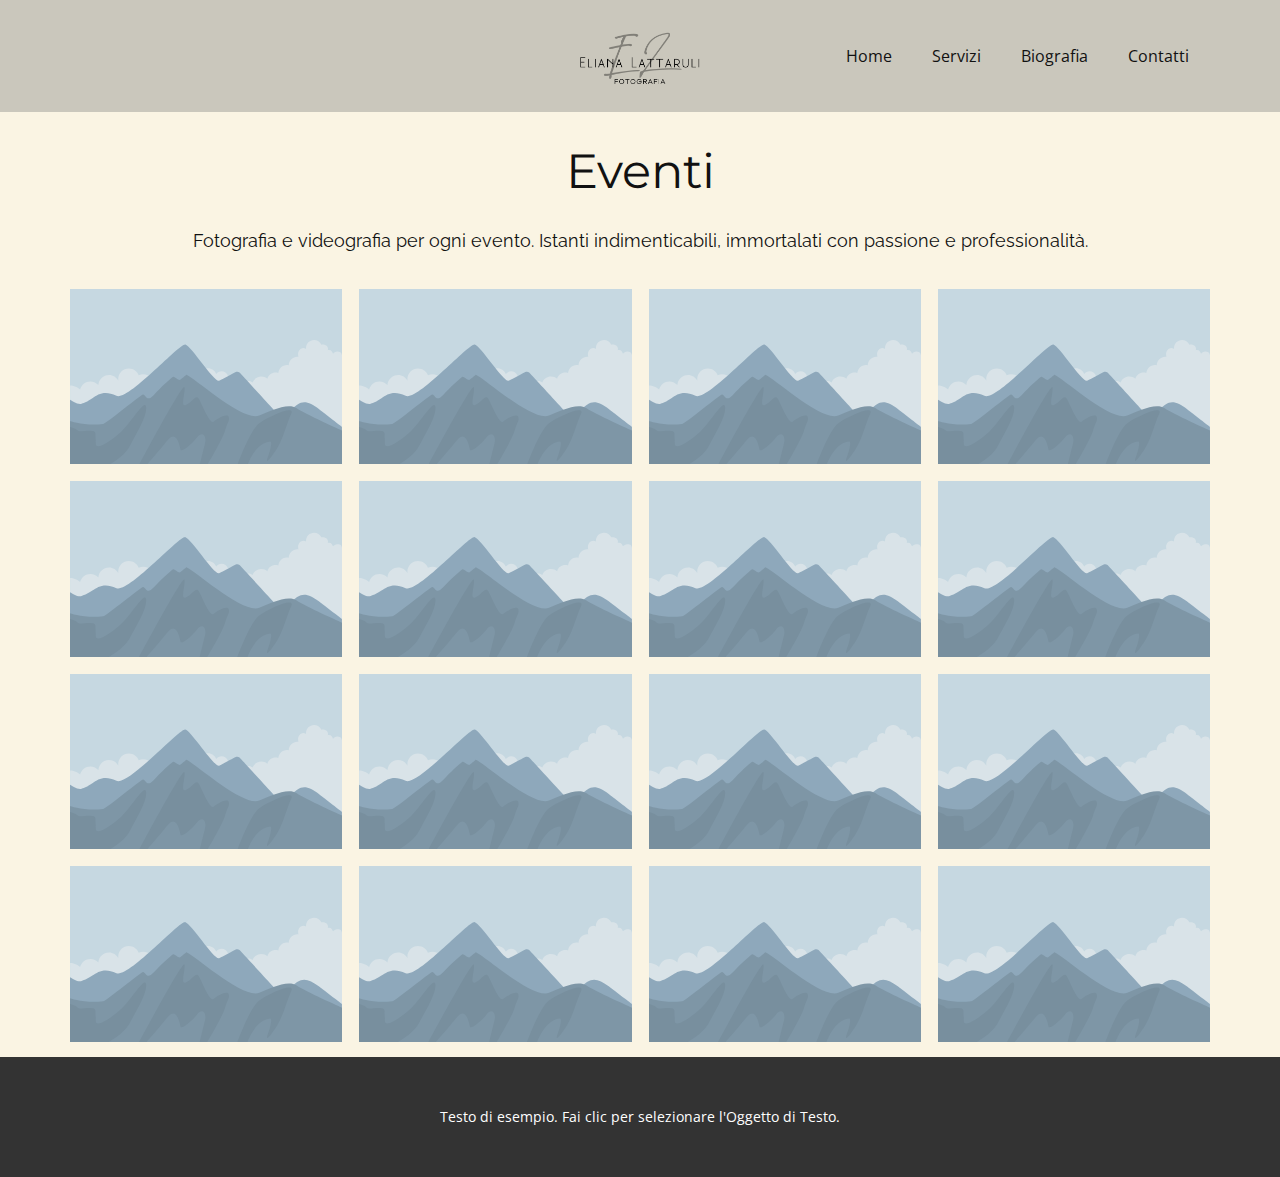
<file: aaaa/website6237582.nicepage.io/Eventi.html>
<!DOCTYPE html>
<html style="font-size: 16px;" lang="it">
<!-- Mirrored from website6237582.nicepage.io/Eventi.html by HTTrack Website Copier/3.x [XR&CO'2014], Mon, 22 Apr 2024 18:31:11 GMT -->
<head>
    <meta name="viewport" content="width=device-width, initial-scale=1.0">
    <meta charset="utf-8">
    <meta name="keywords" content="">
    <meta name="description" content="">
    <title>Eventi</title>
    <link rel="stylesheet" href="../capp.nicepage.com/d114f428bfaaeaa714a5b288adc02c82ccd03c41/nicepage.css" media="screen">
<link rel="stylesheet" href="nicepage-site.css" media="screen">
<link rel="stylesheet" href="Eventi.css" media="screen">
    <script class="u-script" type="text/javascript" src="../capp.nicepage.com/assets/jquery-3.5.1.min.js" defer=""></script>
    <script class="u-script" type="text/javascript" src="../capp.nicepage.com/d114f428bfaaeaa714a5b288adc02c82ccd03c41/nicepage.js" defer=""></script>
    <meta name="generator" content="Nicepage 6.8.8, nicepage.com">
    <link id="u-theme-google-font" rel="stylesheet" href="https://fonts.googleapis.com/css?family=Roboto:100,100i,300,300i,400,400i,500,500i,700,700i,900,900i|Open+Sans:300,300i,400,400i,500,500i,600,600i,700,700i,800,800i">
    <link id="u-page-google-font" rel="stylesheet" href="https://fonts.googleapis.com/css?family=Montserrat:100,100i,200,200i,300,300i,400,400i,500,500i,600,600i,700,700i,800,800i,900,900i|Raleway:100,100i,200,200i,300,300i,400,400i,500,500i,600,600i,700,700i,800,800i,900,900i">
    
    
    
    <script type="application/ld+json">{
		"@context": "http://schema.org",
		"@type": "Organization",
		"name": "WebSite6237582",
		"logo": "https://assets.nicepagecdn.com/c162bf5e/6237582/images/NewlogoB.png"
}</script>
    <meta name="theme-color" content="#a68053">
    <meta property="og:title" content="Eventi">
    <meta property="og:description" content="">
    <meta property="og:type" content="website">
  </head>
  <body data-path-to-root="/" data-include-products="false" class="u-body u-xl-mode" data-lang="it"><header class="u-clearfix u-custom-color-11 u-header u-header" id="sec-e6a2"><div class="u-clearfix u-sheet u-sheet-1">
        <a href="#" class="u-image u-logo u-image-1" data-image-width="1000" data-image-height="800">
          <img src="../assets.nicepagecdn.com/c162bf5e/6237582/images/NewlogoB.png" class="u-logo-image u-logo-image-1">
        </a>
        <nav class="u-menu u-menu-one-level u-offcanvas u-menu-1">
          <div class="menu-collapse" style="font-size: 1rem; letter-spacing: 0px;">
            <a class="u-button-style u-custom-left-right-menu-spacing u-custom-padding-bottom u-custom-text-active-color u-custom-text-color u-custom-text-hover-color u-custom-top-bottom-menu-spacing u-nav-link u-text-active-palette-1-base u-text-hover-palette-2-base" href="#">
              <svg class="u-svg-link" viewBox="0 0 24 24"><use xlink:href="#menu-hamburger"></use></svg>
              <svg class="u-svg-content" version="1.1" id="menu-hamburger" viewBox="0 0 16 16" x="0px" y="0px" xmlns:xlink="http://www.w3.org/1999/xlink" xmlns="http://www.w3.org/2000/svg"><g><rect y="1" width="16" height="2"></rect><rect y="7" width="16" height="2"></rect><rect y="13" width="16" height="2"></rect>
</g></svg>
            </a>
          </div>
          <div class="u-custom-menu u-nav-container">
            <ul class="u-nav u-unstyled u-nav-1"><li class="u-nav-item"><a class="u-button-style u-nav-link u-text-active-black u-text-hover-palette-2-base" href="index.html" style="padding: 10px 20px;">Home</a>
</li><li class="u-nav-item"><a class="u-button-style u-nav-link u-text-active-black u-text-hover-palette-2-base" href="index.html#sec-d42a" style="padding: 10px 20px;">Servizi</a>
</li><li class="u-nav-item"><a class="u-button-style u-nav-link u-text-active-black u-text-hover-palette-2-base" href="index.html#bioAnchor" style="padding: 10px 20px;">Biografia</a>
</li><li class="u-nav-item"><a class="u-button-style u-nav-link u-text-active-black u-text-hover-palette-2-base" href="index.html#carousel_a34b" style="padding: 10px 20px;">Contatti</a>
</li></ul>
          </div>
          <div class="u-custom-menu u-nav-container-collapse">
            <div class="u-black u-container-style u-inner-container-layout u-opacity u-opacity-95 u-sidenav">
              <div class="u-inner-container-layout u-sidenav-overflow">
                <div class="u-menu-close"></div>
                <ul class="u-align-center u-nav u-popupmenu-items u-unstyled u-nav-2"><li class="u-nav-item"><a class="u-button-style u-nav-link" href="index.html">Home</a>
</li><li class="u-nav-item"><a class="u-button-style u-nav-link" href="index.html#sec-d42a">Servizi</a>
</li><li class="u-nav-item"><a class="u-button-style u-nav-link" href="index.html#bioAnchor">Biografia</a>
</li><li class="u-nav-item"><a class="u-button-style u-nav-link" href="index.html#carousel_a34b">Contatti</a>
</li></ul>
              </div>
            </div>
            <div class="u-black u-menu-overlay u-opacity u-opacity-70"></div>
          </div>
        </nav>
      </div></header>
    <section class="u-align-center u-clearfix u-container-align-center u-custom-color-8 u-section-1" id="sec-516a">
      <div class="u-clearfix u-sheet u-sheet-1">
        <h2 class="u-align-center u-custom-font u-font-montserrat u-text u-text-default u-text-1">Eventi </h2>
        <p class="u-align-center u-custom-font u-font-raleway u-text u-text-2"> Fotografia e videografia per ogni evento. Istanti indimenticabili, immortalati con passione e professionalità.</p>
        <div class="u-expanded-width u-gallery u-layout-grid u-lightbox u-show-text-on-hover u-gallery-1">
          <div class="u-gallery-inner u-gallery-inner-1">
            <div class="u-effect-fade u-gallery-item">
              <div class="u-back-slide">
                <img class="u-back-image u-expanded" src="[data-uri]">
              </div>
              <div class="u-over-slide u-shading u-over-slide-1"></div>
            </div>
            <div class="u-effect-fade u-gallery-item">
              <div class="u-back-slide">
                <img class="u-back-image u-expanded" src="[data-uri]">
              </div>
              <div class="u-over-slide u-shading u-over-slide-2"></div>
            </div>
            <div class="u-effect-fade u-gallery-item">
              <div class="u-back-slide">
                <img class="u-back-image u-expanded" src="[data-uri]">
              </div>
              <div class="u-over-slide u-shading u-over-slide-3"></div>
            </div>
            <div class="u-effect-fade u-gallery-item">
              <div class="u-back-slide">
                <img class="u-back-image u-expanded" src="[data-uri]">
              </div>
              <div class="u-over-slide u-shading u-over-slide-4"></div>
            </div>
            <div class="u-effect-fade u-gallery-item">
              <div class="u-back-slide">
                <img class="u-back-image u-expanded" src="[data-uri]">
              </div>
              <div class="u-over-slide u-shading u-over-slide-5"></div>
            </div>
            <div class="u-effect-fade u-gallery-item">
              <div class="u-back-slide">
                <img class="u-back-image u-expanded" src="[data-uri]">
              </div>
              <div class="u-over-slide u-shading u-over-slide-6"></div>
            </div>
            <div class="u-effect-fade u-gallery-item u-gallery-item-7" data-image-width="1280" data-image-height="720">
              <div class="u-back-slide">
                <img class="u-back-image u-expanded u-back-image-7" src="[data-uri]">
              </div>
              <div class="u-over-slide u-shading u-over-slide-7"></div>
            </div>
            <div class="u-effect-fade u-gallery-item u-gallery-item-8" data-image-width="1280" data-image-height="777">
              <div class="u-back-slide" data-image-width="2000" data-image-height="1333">
                <img class="u-back-image u-expanded u-back-image-8" src="[data-uri]">
              </div>
              <div class="u-over-slide u-shading u-over-slide-8"></div>
            </div>
            <div class="u-effect-fade u-gallery-item">
              <div class="u-back-slide">
                <img class="u-back-image u-expanded" src="[data-uri]">
              </div>
              <div class="u-over-slide u-shading u-over-slide-9"></div>
            </div>
            <div class="u-effect-fade u-gallery-item">
              <div class="u-back-slide">
                <img class="u-back-image u-expanded" src="[data-uri]">
              </div>
              <div class="u-over-slide u-shading u-over-slide-10"></div>
            </div>
            <div class="u-effect-fade u-gallery-item">
              <div class="u-back-slide">
                <img class="u-back-image u-expanded" src="[data-uri]">
              </div>
              <div class="u-over-slide u-shading u-over-slide-11"></div>
            </div>
            <div class="u-effect-fade u-gallery-item">
              <div class="u-back-slide">
                <img class="u-back-image u-expanded" src="[data-uri]">
              </div>
              <div class="u-over-slide u-shading u-over-slide-12"></div>
            </div>
            <div class="u-effect-fade u-gallery-item">
              <div class="u-back-slide">
                <img class="u-back-image u-expanded" src="[data-uri]">
              </div>
              <div class="u-over-slide u-shading u-over-slide-13"></div>
            </div>
            <div class="u-effect-fade u-gallery-item">
              <div class="u-back-slide">
                <img class="u-back-image u-expanded" src="[data-uri]">
              </div>
              <div class="u-over-slide u-shading u-over-slide-14"></div>
            </div>
            <div class="u-effect-fade u-gallery-item">
              <div class="u-back-slide">
                <img class="u-back-image u-expanded" src="[data-uri]">
              </div>
              <div class="u-over-slide u-shading u-over-slide-15"></div>
            </div>
            <div class="u-effect-fade u-gallery-item">
              <div class="u-back-slide">
                <img class="u-back-image u-expanded" src="[data-uri]">
              </div>
              <div class="u-over-slide u-shading u-over-slide-16"></div>
            </div>
          </div>
        </div>
      </div>
    </section>
    
    
    
    <footer class="u-align-center u-clearfix u-footer u-grey-80 u-footer" id="sec-ee7e"><div class="u-clearfix u-sheet u-sheet-1">
        <p class="u-small-text u-text u-text-variant u-text-1">Testo di esempio. Fai clic per selezionare l'Oggetto di Testo.</p>
      </div></footer>
  
</body>
<!-- Mirrored from website6237582.nicepage.io/Eventi.html by HTTrack Website Copier/3.x [XR&CO'2014], Mon, 22 Apr 2024 18:31:11 GMT -->
</html>
</file>
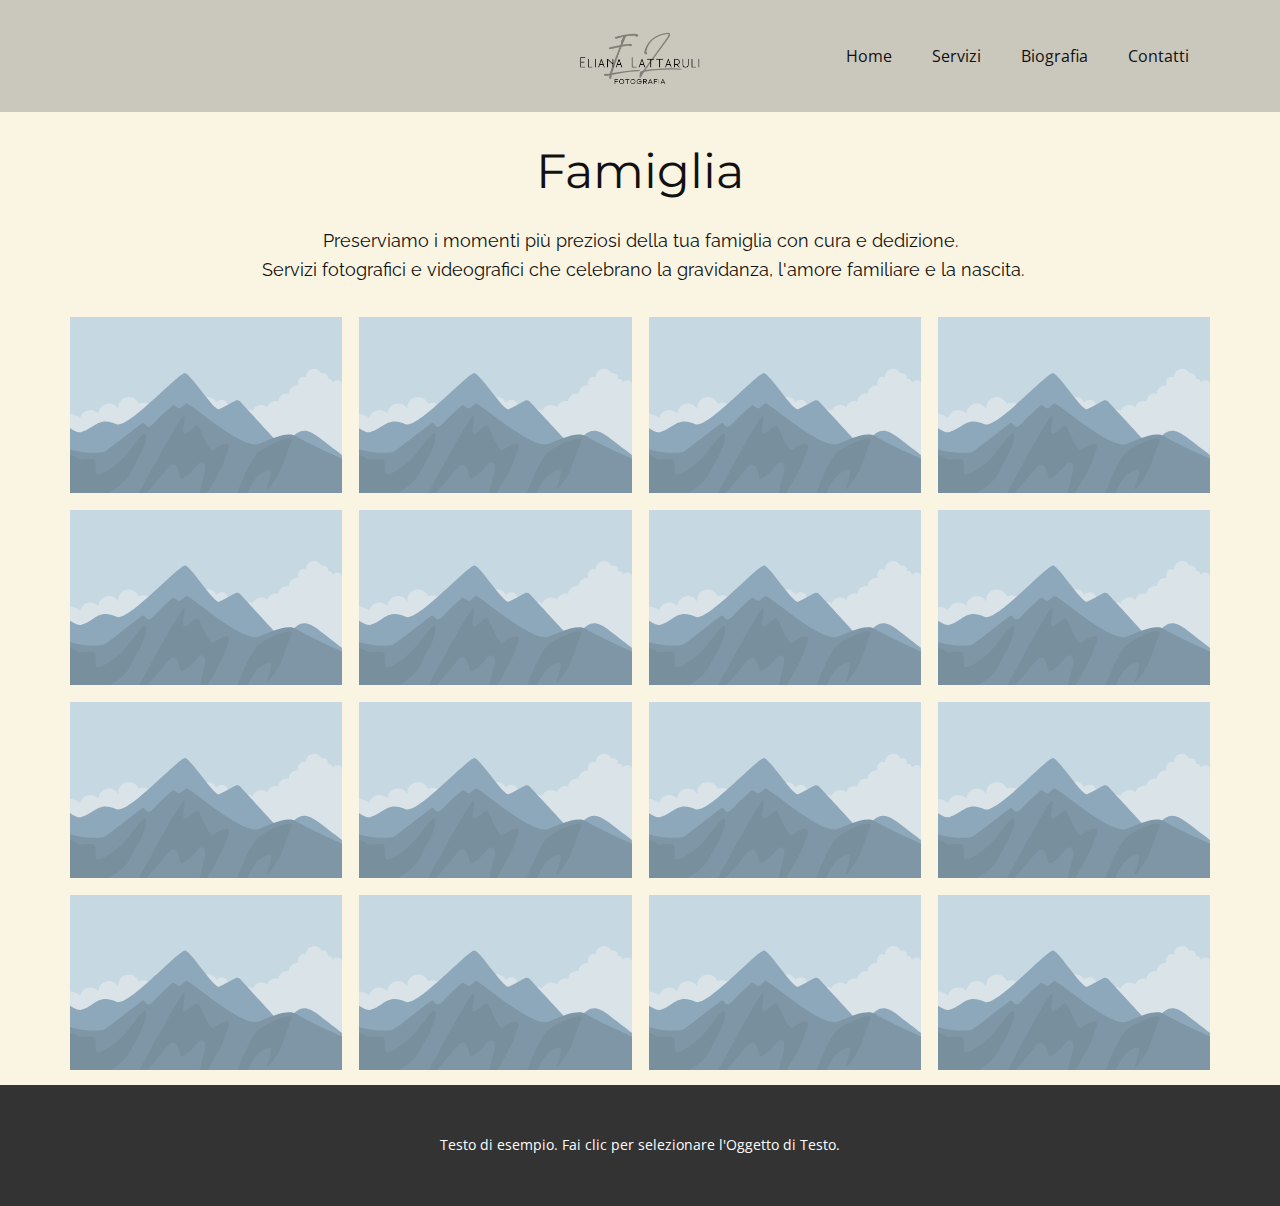
<file: aaaa/website6237582.nicepage.io/Famiglia.html>
<!DOCTYPE html>
<html style="font-size: 16px;" lang="it">
<!-- Mirrored from website6237582.nicepage.io/Famiglia.html by HTTrack Website Copier/3.x [XR&CO'2014], Mon, 22 Apr 2024 18:31:10 GMT -->
<head>
    <meta name="viewport" content="width=device-width, initial-scale=1.0">
    <meta charset="utf-8">
    <meta name="keywords" content="">
    <meta name="description" content="">
    <title>Famiglia</title>
    <link rel="stylesheet" href="../capp.nicepage.com/d114f428bfaaeaa714a5b288adc02c82ccd03c41/nicepage.css" media="screen">
<link rel="stylesheet" href="nicepage-site.css" media="screen">
<link rel="stylesheet" href="Famiglia.css" media="screen">
    <script class="u-script" type="text/javascript" src="../capp.nicepage.com/assets/jquery-3.5.1.min.js" defer=""></script>
    <script class="u-script" type="text/javascript" src="../capp.nicepage.com/d114f428bfaaeaa714a5b288adc02c82ccd03c41/nicepage.js" defer=""></script>
    <meta name="generator" content="Nicepage 6.8.8, nicepage.com">
    <link id="u-theme-google-font" rel="stylesheet" href="https://fonts.googleapis.com/css?family=Roboto:100,100i,300,300i,400,400i,500,500i,700,700i,900,900i|Open+Sans:300,300i,400,400i,500,500i,600,600i,700,700i,800,800i">
    <link id="u-page-google-font" rel="stylesheet" href="https://fonts.googleapis.com/css?family=Montserrat:100,100i,200,200i,300,300i,400,400i,500,500i,600,600i,700,700i,800,800i,900,900i|Raleway:100,100i,200,200i,300,300i,400,400i,500,500i,600,600i,700,700i,800,800i,900,900i">
    
    
    
    <script type="application/ld+json">{
		"@context": "http://schema.org",
		"@type": "Organization",
		"name": "WebSite6237582",
		"logo": "https://assets.nicepagecdn.com/c162bf5e/6237582/images/NewlogoB.png"
}</script>
    <meta name="theme-color" content="#a68053">
    <meta property="og:title" content="Famiglia">
    <meta property="og:description" content="">
    <meta property="og:type" content="website">
  </head>
  <body data-path-to-root="/" data-include-products="false" class="u-body u-xl-mode" data-lang="it"><header class="u-clearfix u-custom-color-11 u-header u-header" id="sec-e6a2"><div class="u-clearfix u-sheet u-sheet-1">
        <a href="#" class="u-image u-logo u-image-1" data-image-width="1000" data-image-height="800">
          <img src="../assets.nicepagecdn.com/c162bf5e/6237582/images/NewlogoB.png" class="u-logo-image u-logo-image-1">
        </a>
        <nav class="u-menu u-menu-one-level u-offcanvas u-menu-1">
          <div class="menu-collapse" style="font-size: 1rem; letter-spacing: 0px;">
            <a class="u-button-style u-custom-left-right-menu-spacing u-custom-padding-bottom u-custom-text-active-color u-custom-text-color u-custom-text-hover-color u-custom-top-bottom-menu-spacing u-nav-link u-text-active-palette-1-base u-text-hover-palette-2-base" href="#">
              <svg class="u-svg-link" viewBox="0 0 24 24"><use xlink:href="#menu-hamburger"></use></svg>
              <svg class="u-svg-content" version="1.1" id="menu-hamburger" viewBox="0 0 16 16" x="0px" y="0px" xmlns:xlink="http://www.w3.org/1999/xlink" xmlns="http://www.w3.org/2000/svg"><g><rect y="1" width="16" height="2"></rect><rect y="7" width="16" height="2"></rect><rect y="13" width="16" height="2"></rect>
</g></svg>
            </a>
          </div>
          <div class="u-custom-menu u-nav-container">
            <ul class="u-nav u-unstyled u-nav-1"><li class="u-nav-item"><a class="u-button-style u-nav-link u-text-active-black u-text-hover-palette-2-base" href="index.html" style="padding: 10px 20px;">Home</a>
</li><li class="u-nav-item"><a class="u-button-style u-nav-link u-text-active-black u-text-hover-palette-2-base" href="index.html#sec-d42a" style="padding: 10px 20px;">Servizi</a>
</li><li class="u-nav-item"><a class="u-button-style u-nav-link u-text-active-black u-text-hover-palette-2-base" href="index.html#bioAnchor" style="padding: 10px 20px;">Biografia</a>
</li><li class="u-nav-item"><a class="u-button-style u-nav-link u-text-active-black u-text-hover-palette-2-base" href="index.html#carousel_a34b" style="padding: 10px 20px;">Contatti</a>
</li></ul>
          </div>
          <div class="u-custom-menu u-nav-container-collapse">
            <div class="u-black u-container-style u-inner-container-layout u-opacity u-opacity-95 u-sidenav">
              <div class="u-inner-container-layout u-sidenav-overflow">
                <div class="u-menu-close"></div>
                <ul class="u-align-center u-nav u-popupmenu-items u-unstyled u-nav-2"><li class="u-nav-item"><a class="u-button-style u-nav-link" href="index.html">Home</a>
</li><li class="u-nav-item"><a class="u-button-style u-nav-link" href="index.html#sec-d42a">Servizi</a>
</li><li class="u-nav-item"><a class="u-button-style u-nav-link" href="index.html#bioAnchor">Biografia</a>
</li><li class="u-nav-item"><a class="u-button-style u-nav-link" href="index.html#carousel_a34b">Contatti</a>
</li></ul>
              </div>
            </div>
            <div class="u-black u-menu-overlay u-opacity u-opacity-70"></div>
          </div>
        </nav>
      </div></header>
    <section class="u-align-center u-clearfix u-container-align-center u-custom-color-8 u-section-1" id="sec-516a">
      <div class="u-clearfix u-sheet u-sheet-1">
        <h2 class="u-align-center u-custom-font u-font-montserrat u-text u-text-default u-text-1">Famiglia </h2>
        <p class="u-align-center u-custom-font u-font-raleway u-text u-text-2">Preserviamo i momenti più preziosi&nbsp;della tua famiglia con cura e dedizione.<br>&nbsp;Servizi fotografici e videografici&nbsp;che celebrano la gravidanza, l'amore familiare e la nascita. 
        </p>
        <div class="u-expanded-width u-gallery u-layout-grid u-lightbox u-show-text-on-hover u-gallery-1">
          <div class="u-gallery-inner u-gallery-inner-1">
            <div class="u-effect-fade u-gallery-item">
              <div class="u-back-slide">
                <img class="u-back-image u-expanded" src="[data-uri]">
              </div>
              <div class="u-over-slide u-shading u-over-slide-1"></div>
            </div>
            <div class="u-effect-fade u-gallery-item">
              <div class="u-back-slide">
                <img class="u-back-image u-expanded" src="[data-uri]">
              </div>
              <div class="u-over-slide u-shading u-over-slide-2"></div>
            </div>
            <div class="u-effect-fade u-gallery-item">
              <div class="u-back-slide">
                <img class="u-back-image u-expanded" src="[data-uri]">
              </div>
              <div class="u-over-slide u-shading u-over-slide-3"></div>
            </div>
            <div class="u-effect-fade u-gallery-item">
              <div class="u-back-slide">
                <img class="u-back-image u-expanded" src="[data-uri]">
              </div>
              <div class="u-over-slide u-shading u-over-slide-4"></div>
            </div>
            <div class="u-effect-fade u-gallery-item">
              <div class="u-back-slide">
                <img class="u-back-image u-expanded" src="[data-uri]">
              </div>
              <div class="u-over-slide u-shading u-over-slide-5"></div>
            </div>
            <div class="u-effect-fade u-gallery-item">
              <div class="u-back-slide">
                <img class="u-back-image u-expanded" src="[data-uri]">
              </div>
              <div class="u-over-slide u-shading u-over-slide-6"></div>
            </div>
            <div class="u-effect-fade u-gallery-item u-gallery-item-7" data-image-width="1280" data-image-height="720">
              <div class="u-back-slide">
                <img class="u-back-image u-expanded u-back-image-7" src="[data-uri]">
              </div>
              <div class="u-over-slide u-shading u-over-slide-7"></div>
            </div>
            <div class="u-effect-fade u-gallery-item u-gallery-item-8" data-image-width="1280" data-image-height="777">
              <div class="u-back-slide" data-image-width="2000" data-image-height="1333">
                <img class="u-back-image u-expanded u-back-image-8" src="[data-uri]">
              </div>
              <div class="u-over-slide u-shading u-over-slide-8"></div>
            </div>
            <div class="u-effect-fade u-gallery-item">
              <div class="u-back-slide">
                <img class="u-back-image u-expanded" src="[data-uri]">
              </div>
              <div class="u-over-slide u-shading u-over-slide-9"></div>
            </div>
            <div class="u-effect-fade u-gallery-item">
              <div class="u-back-slide">
                <img class="u-back-image u-expanded" src="[data-uri]">
              </div>
              <div class="u-over-slide u-shading u-over-slide-10"></div>
            </div>
            <div class="u-effect-fade u-gallery-item">
              <div class="u-back-slide">
                <img class="u-back-image u-expanded" src="[data-uri]">
              </div>
              <div class="u-over-slide u-shading u-over-slide-11"></div>
            </div>
            <div class="u-effect-fade u-gallery-item">
              <div class="u-back-slide">
                <img class="u-back-image u-expanded" src="[data-uri]">
              </div>
              <div class="u-over-slide u-shading u-over-slide-12"></div>
            </div>
            <div class="u-effect-fade u-gallery-item">
              <div class="u-back-slide">
                <img class="u-back-image u-expanded" src="[data-uri]">
              </div>
              <div class="u-over-slide u-shading u-over-slide-13"></div>
            </div>
            <div class="u-effect-fade u-gallery-item">
              <div class="u-back-slide">
                <img class="u-back-image u-expanded" src="[data-uri]">
              </div>
              <div class="u-over-slide u-shading u-over-slide-14"></div>
            </div>
            <div class="u-effect-fade u-gallery-item">
              <div class="u-back-slide">
                <img class="u-back-image u-expanded" src="[data-uri]">
              </div>
              <div class="u-over-slide u-shading u-over-slide-15"></div>
            </div>
            <div class="u-effect-fade u-gallery-item">
              <div class="u-back-slide">
                <img class="u-back-image u-expanded" src="[data-uri]">
              </div>
              <div class="u-over-slide u-shading u-over-slide-16"></div>
            </div>
          </div>
        </div>
      </div>
    </section>
    
    
    
    <footer class="u-align-center u-clearfix u-footer u-grey-80 u-footer" id="sec-ee7e"><div class="u-clearfix u-sheet u-sheet-1">
        <p class="u-small-text u-text u-text-variant u-text-1">Testo di esempio. Fai clic per selezionare l'Oggetto di Testo.</p>
      </div></footer>
  
</body>
<!-- Mirrored from website6237582.nicepage.io/Famiglia.html by HTTrack Website Copier/3.x [XR&CO'2014], Mon, 22 Apr 2024 18:31:11 GMT -->
</html>
</file>
